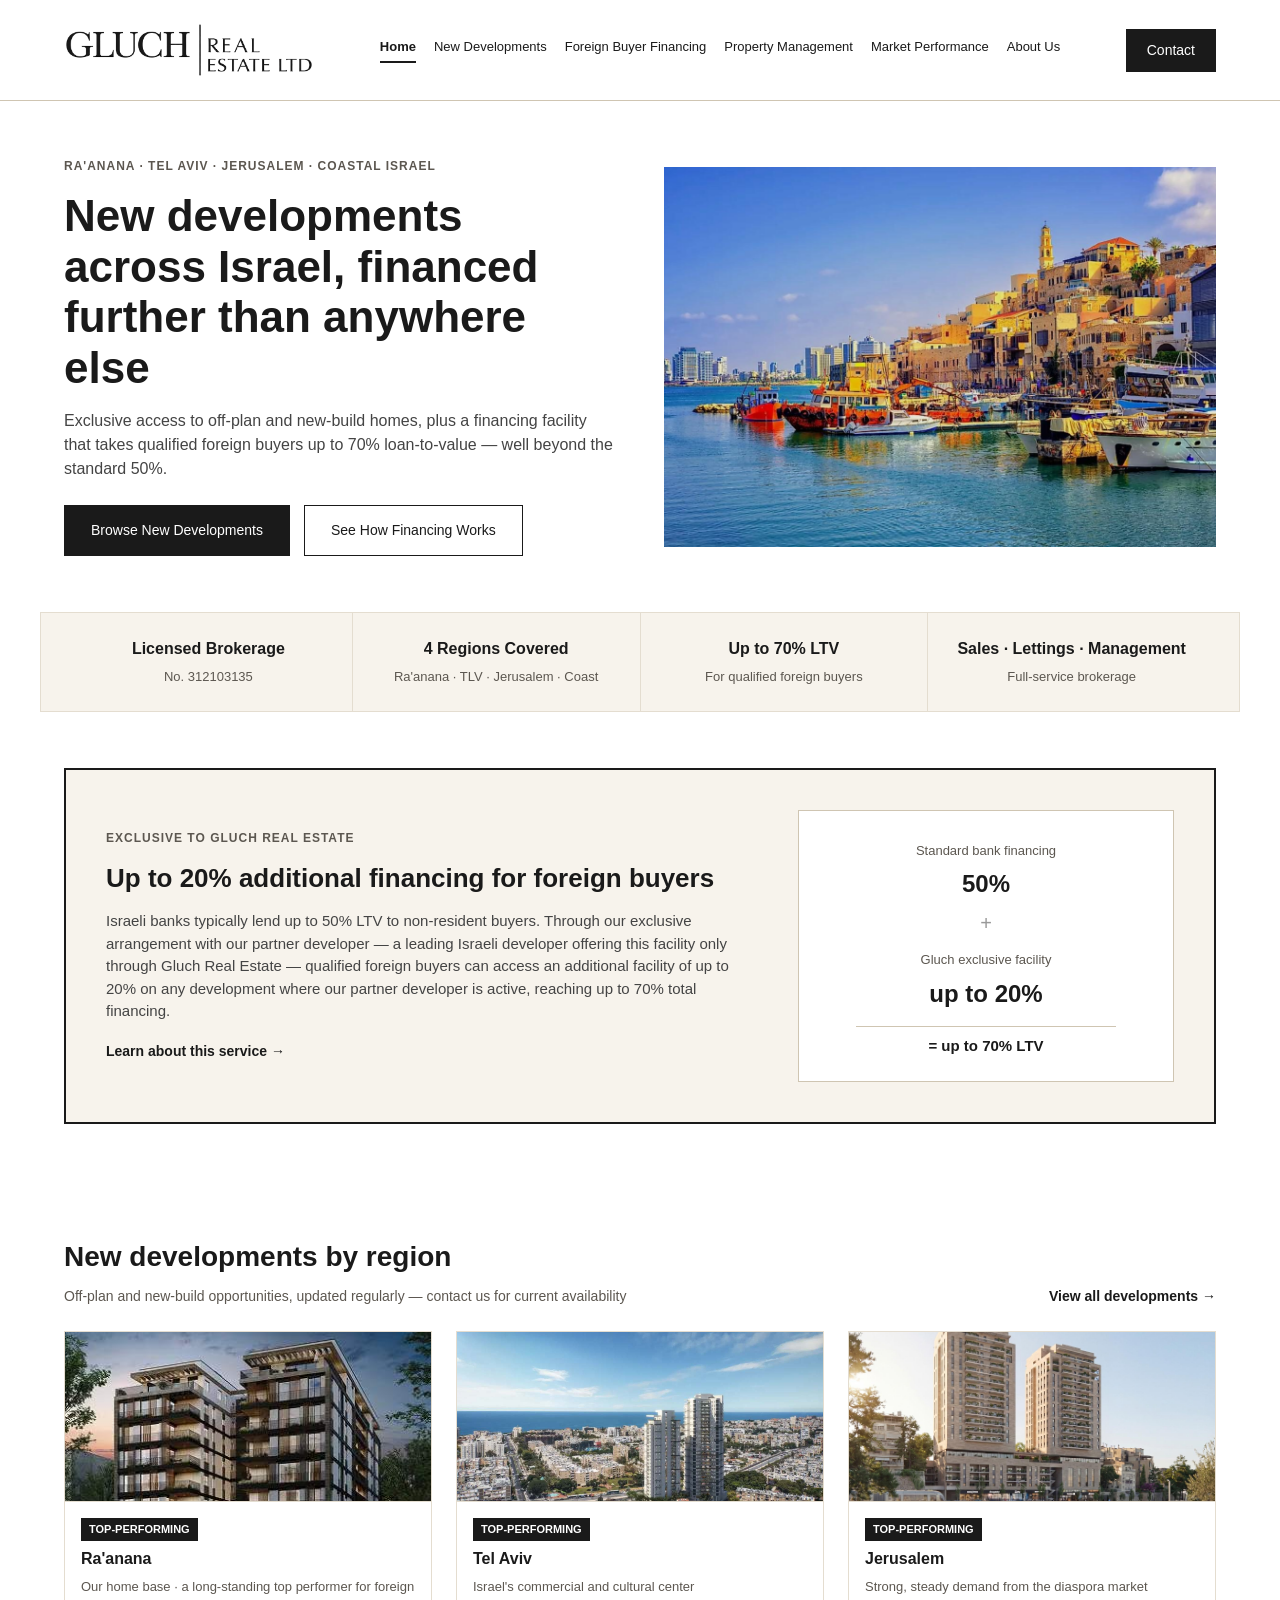
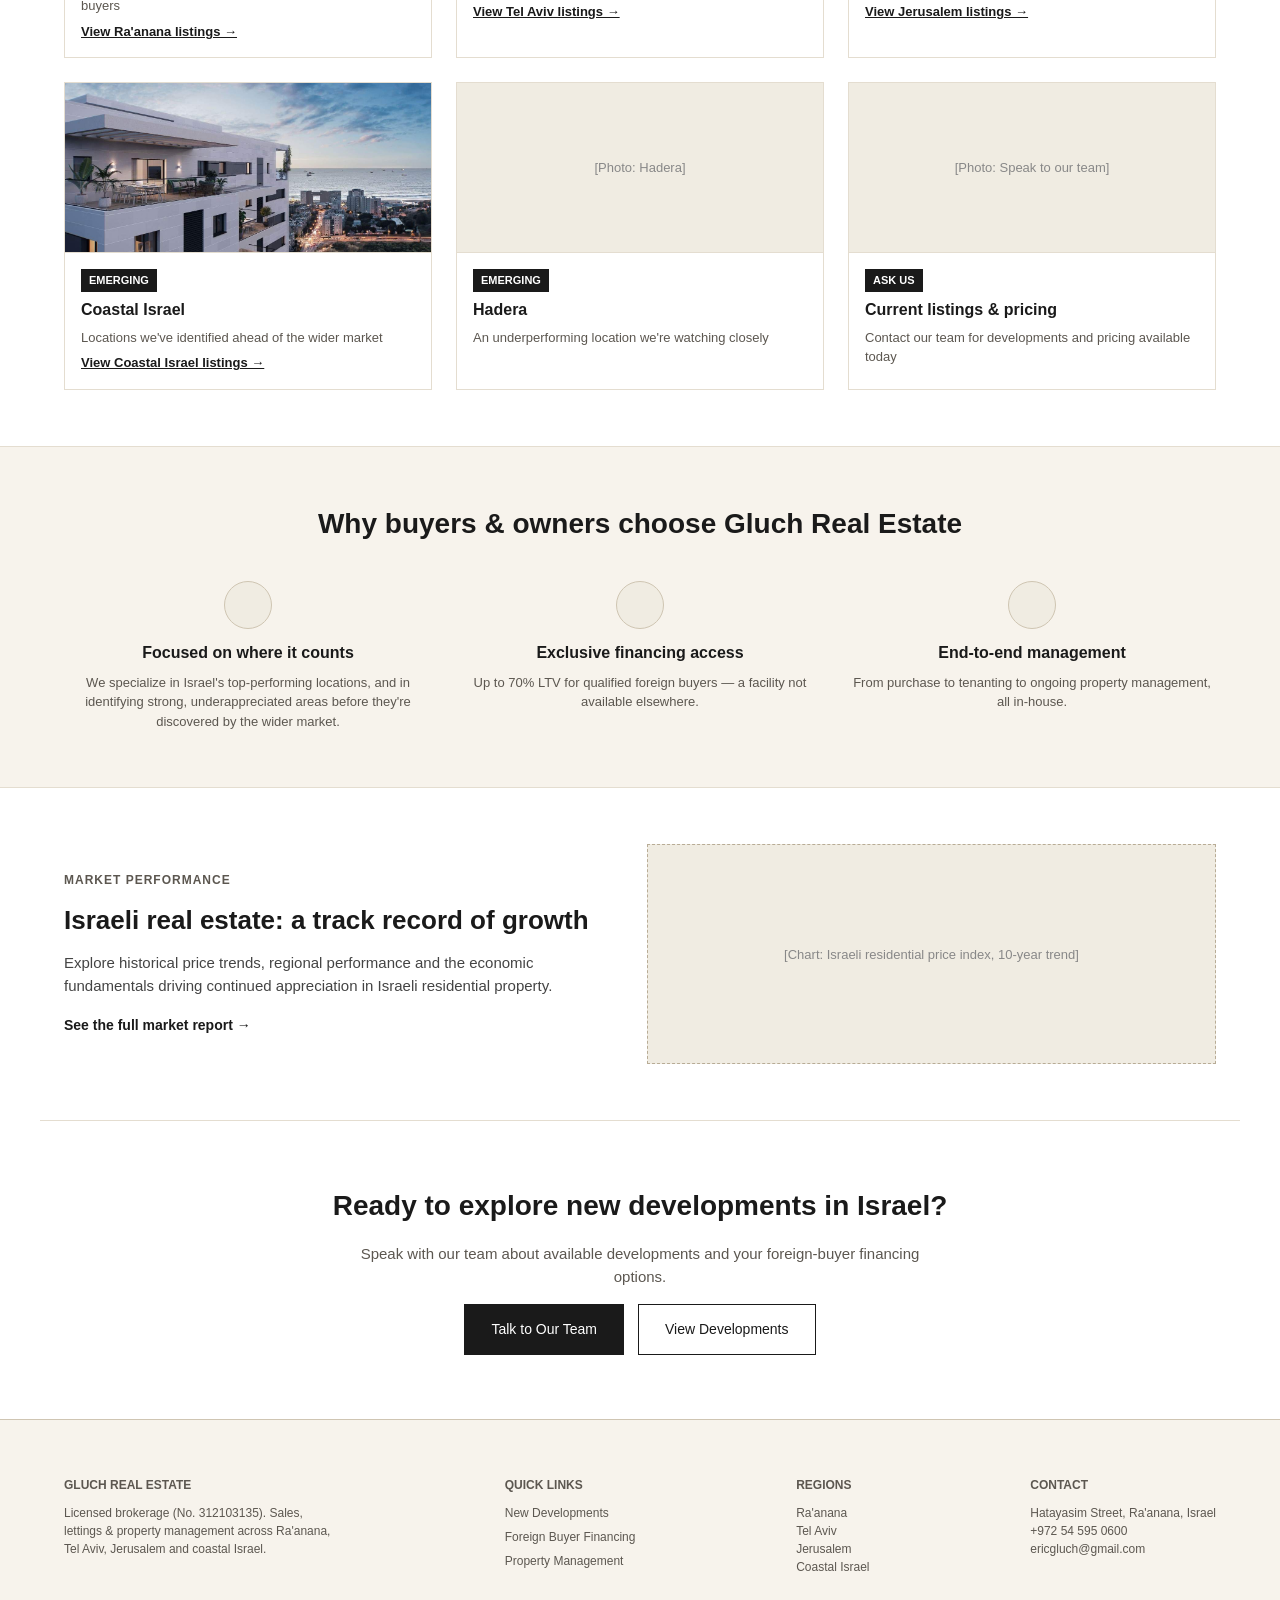
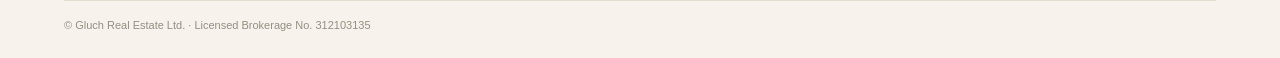
<file: index.html>
<!doctype html>
<html lang="en">
<head>
<meta charset="utf-8">
<meta name="viewport" content="width=device-width, initial-scale=1">
<title>Gluch Real Estate — New Developments Across Israel</title>
<link rel="stylesheet" href="css/styles.css">
</head>
<body>

<header class="site-header">
  <div class="container">
    <a href="index.html" class="logo"><img src="images/gluch-logo-header.png" alt="Gluch Real Estate Ltd." class="logo-img"></a>
    <button class="nav-toggle" id="navToggle" aria-label="Toggle menu" aria-expanded="false" aria-controls="mainNav">
      <span></span><span></span><span></span>
    </button>
    <nav class="main-nav" id="mainNav">
      <a href="index.html" class="active">Home</a>
      <a href="developments.html">New Developments</a>
      <a href="financing.html">Foreign Buyer Financing</a>
      <a href="management.html">Property Management</a>
      <a href="market-performance.html">Market Performance</a>
      <a href="about.html">About Us</a>
    </nav>
    <a href="contact.html" class="btn btn-primary btn-small btn-contact-header">Contact</a>
  </div>
</header>

<main>

  <!-- HERO -->
  <section class="section">
    <div class="container two-col">
      <div>
        <p class="eyebrow">Ra'anana &middot; Tel Aviv &middot; Jerusalem &middot; Coastal Israel</p>
        <h1 style="font-size:44px;line-height:1.15;margin:16px 0;">New developments across Israel, financed further than anywhere else</h1>
        <p style="font-size:16px;color:#444;margin-bottom:24px;">Exclusive access to off-plan and new-build homes, plus a financing facility that takes qualified foreign buyers up to 70% loan-to-value &mdash; well beyond the standard 50%.</p>
        <div class="btn-group">
          <a href="developments.html" class="btn btn-primary">Browse New Developments</a>
          <a href="financing.html" class="btn btn-outline">See How Financing Works</a>
        </div>
      </div>
      <img src="images/hero-tel-aviv-jaffa.jpg" alt="Jaffa port with the Tel Aviv skyline across the water" style="width:100%;height:380px;object-fit:cover;">
    </div>
  </section>

  <!-- TRUST STRIP -->
  <div class="section-alt stat-strip container" style="border-left:1px solid var(--color-border);border-right:1px solid var(--color-border);">
    <div>
      <div class="stat-value" style="font-size:16px;">Licensed Brokerage</div>
      <div class="stat-label">No. 312103135</div>
    </div>
    <div>
      <div class="stat-value" style="font-size:16px;">4 Regions Covered</div>
      <div class="stat-label">Ra'anana &middot; TLV &middot; Jerusalem &middot; Coast</div>
    </div>
    <div>
      <div class="stat-value" style="font-size:16px;">Up to 70% LTV</div>
      <div class="stat-label">For qualified foreign buyers</div>
    </div>
    <div>
      <div class="stat-value" style="font-size:16px;">Sales &middot; Lettings &middot; Management</div>
      <div class="stat-label">Full-service brokerage</div>
    </div>
  </div>

  <!-- FINANCING BANNER -->
  <section class="section">
    <div class="container">
      <div class="financing-box">
        <div>
          <p class="eyebrow">Exclusive to Gluch Real Estate</p>
          <h2 style="font-size:26px;margin:12px 0;">Up to 20% additional financing for foreign buyers</h2>
          <p style="font-size:15px;color:#444;margin-bottom:16px;">Israeli banks typically lend up to 50% LTV to non-resident buyers. Through our exclusive arrangement with our partner developer &mdash; a leading Israeli developer offering this facility only through Gluch Real Estate &mdash; qualified foreign buyers can access an additional facility of up to 20% on any development where our partner developer is active, reaching up to 70% total financing.</p>
          <a href="financing.html" style="font-size:14px;font-weight:600;text-decoration:none;">Learn about this service &rarr;</a>
        </div>
        <div class="financing-stat-card">
          <div class="stat-label">Standard bank financing</div>
          <div class="big">50%</div>
          <div style="font-size:20px;color:#999;">+</div>
          <div class="stat-label">Gluch exclusive facility</div>
          <div class="big">up to 20%</div>
          <div class="divider">= up to 70% LTV</div>
        </div>
      </div>
    </div>
  </section>

  <!-- FEATURED DEVELOPMENTS -->
  <section class="section">
    <div class="container">
      <div style="display:flex;justify-content:space-between;align-items:flex-end;margin-bottom:24px;flex-wrap:wrap;gap:12px;">
        <div>
          <h2 class="section-heading">New developments by region</h2>
          <p class="section-subheading">Off-plan and new-build opportunities, updated regularly &mdash; contact us for current availability</p>
        </div>
        <a href="developments.html" style="font-size:14px;font-weight:600;text-decoration:none;">View all developments &rarr;</a>
      </div>
      <div class="grid grid-3">
        <div class="card">
          <a href="raanana.html"><img class="card-img" src="images/raanana-hagalil-27-1.jpg" alt="Ra'anana developments" loading="lazy"></a>
          <div class="card-body">
            <span class="badge">Top-Performing</span>
            <div class="card-title"><a href="raanana.html" style="color:inherit;text-decoration:none;">Ra'anana</a></div>
            <div class="card-meta">Our home base &middot; a long-standing top performer for foreign buyers</div>
            <a href="raanana.html" class="card-meta" style="color:var(--color-accent);font-weight:700;">View Ra'anana listings &rarr;</a>
          </div>
        </div>
        <div class="card">
          <a href="telaviv.html"><img class="card-img" src="images/telaviv-haatzmaut-76-1.jpg" alt="Tel Aviv developments" loading="lazy"></a>
          <div class="card-body">
            <span class="badge">Top-Performing</span>
            <div class="card-title"><a href="telaviv.html" style="color:inherit;text-decoration:none;">Tel Aviv</a></div>
            <div class="card-meta">Israel's commercial and cultural center</div>
            <a href="telaviv.html" class="card-meta" style="color:var(--color-accent);font-weight:700;">View Tel Aviv listings &rarr;</a>
          </div>
        </div>
        <div class="card">
          <a href="jerusalem.html"><img class="card-img" src="images/jerusalem-shimoni-1.jpg" alt="Jerusalem developments" loading="lazy"></a>
          <div class="card-body">
            <span class="badge">Top-Performing</span>
            <div class="card-title"><a href="jerusalem.html" style="color:inherit;text-decoration:none;">Jerusalem</a></div>
            <div class="card-meta">Strong, steady demand from the diaspora market</div>
            <a href="jerusalem.html" class="card-meta" style="color:var(--color-accent);font-weight:700;">View Jerusalem listings &rarr;</a>
          </div>
        </div>
        <div class="card">
          <a href="coastal.html"><img class="card-img" src="images/coastal-ashdod-north-1.jpg" alt="Coastal Israel developments" loading="lazy"></a>
          <div class="card-body">
            <span class="badge">Emerging</span>
            <div class="card-title"><a href="coastal.html" style="color:inherit;text-decoration:none;">Coastal Israel</a></div>
            <div class="card-meta">Locations we've identified ahead of the wider market</div>
            <a href="coastal.html" class="card-meta" style="color:var(--color-accent);font-weight:700;">View Coastal Israel listings &rarr;</a>
          </div>
        </div>
        <div class="card">
          <div class="placeholder">[Photo: Hadera]</div>
          <div class="card-body">
            <span class="badge">Emerging</span>
            <div class="card-title">Hadera</div>
            <div class="card-meta">An underperforming location we're watching closely</div>
          </div>
        </div>
        <div class="card">
          <div class="placeholder">[Photo: Speak to our team]</div>
          <div class="card-body">
            <span class="badge">Ask Us</span>
            <div class="card-title">Current listings &amp; pricing</div>
            <div class="card-meta">Contact our team for developments and pricing available today</div>
          </div>
        </div>
      </div>
    </div>
  </section>

  <!-- WHY GLUCH -->
  <section class="section section-alt">
    <div class="container">
      <h2 class="section-heading text-center" style="margin-bottom:36px;">Why buyers &amp; owners choose Gluch Real Estate</h2>
      <div class="grid grid-3">
        <div class="text-center">
          <div class="icon-circle" style="margin:0 auto 12px;"></div>
          <div style="font-weight:700;margin-bottom:8px;">Focused on where it counts</div>
          <p style="font-size:13px;color:var(--color-text-secondary);">We specialize in Israel's top-performing locations, and in identifying strong, underappreciated areas before they're discovered by the wider market.</p>
        </div>
        <div class="text-center">
          <div class="icon-circle" style="margin:0 auto 12px;"></div>
          <div style="font-weight:700;margin-bottom:8px;">Exclusive financing access</div>
          <p style="font-size:13px;color:var(--color-text-secondary);">Up to 70% LTV for qualified foreign buyers &mdash; a facility not available elsewhere.</p>
        </div>
        <div class="text-center">
          <div class="icon-circle" style="margin:0 auto 12px;"></div>
          <div style="font-weight:700;margin-bottom:8px;">End-to-end management</div>
          <p style="font-size:13px;color:var(--color-text-secondary);">From purchase to tenanting to ongoing property management, all in-house.</p>
        </div>
      </div>
    </div>
  </section>

  <!-- MARKET TEASER -->
  <section class="section">
    <div class="container two-col">
      <div>
        <p class="eyebrow">Market Performance</p>
        <h2 style="font-size:26px;margin:12px 0;">Israeli real estate: a track record of growth</h2>
        <p style="font-size:15px;color:#444;margin-bottom:16px;">Explore historical price trends, regional performance and the economic fundamentals driving continued appreciation in Israeli residential property.</p>
        <a href="market-performance.html" style="font-size:14px;font-weight:600;text-decoration:none;">See the full market report &rarr;</a>
      </div>
      <div class="placeholder" style="min-height:220px;">[Chart: Israeli residential price index, 10-year trend]</div>
    </div>
  </section>

  <!-- CTA -->
  <section class="cta-band container">
    <h2 style="font-size:28px;">Ready to explore new developments in Israel?</h2>
    <p style="font-size:15px;color:var(--color-text-secondary);max-width:560px;">Speak with our team about available developments and your foreign-buyer financing options.</p>
    <div class="btn-group">
      <a href="contact.html" class="btn btn-primary">Talk to Our Team</a>
      <a href="developments.html" class="btn btn-outline">View Developments</a>
    </div>
  </section>

</main>

<footer class="site-footer">
  <div class="container">
    <div class="footer-columns">
      <div class="footer-col">
        <h4>GLUCH REAL ESTATE</h4>
        Licensed brokerage (No. 312103135). Sales, lettings &amp; property management across Ra'anana, Tel Aviv, Jerusalem and coastal Israel.
      </div>
      <div class="footer-col">
        <h4>QUICK LINKS</h4>
        <a href="developments.html">New Developments</a>
        <a href="financing.html">Foreign Buyer Financing</a>
        <a href="management.html">Property Management</a>
      </div>
      <div class="footer-col">
        <h4>REGIONS</h4>
        <span>Ra'anana</span><br><span>Tel Aviv</span><br><span>Jerusalem</span><br><span>Coastal Israel</span>
      </div>
      <div class="footer-col">
        <h4>CONTACT</h4>
        <span>Hatayasim Street, Ra&#39;anana, Israel</span><br><span>+972 54 595 0600</span><br><span><a href="mailto:ericgluch@gmail.com" style="color:inherit;text-decoration:none;">ericgluch@gmail.com</a></span>
      </div>
    </div>
    <div class="footer-bottom">&copy; Gluch Real Estate Ltd. &middot; Licensed Brokerage No. 312103135</div>
  </div>
</footer>


<script>
(function () {
  var toggle = document.getElementById('navToggle');
  var nav = document.getElementById('mainNav');
  if (!toggle || !nav) return;
  toggle.addEventListener('click', function () {
    var isOpen = nav.classList.toggle('is-open');
    toggle.setAttribute('aria-expanded', isOpen ? 'true' : 'false');
  });
  nav.querySelectorAll('a').forEach(function (link) {
    link.addEventListener('click', function () {
      nav.classList.remove('is-open');
      toggle.setAttribute('aria-expanded', 'false');
    });
  });
})();
</script>
</body>
</html>
</file>
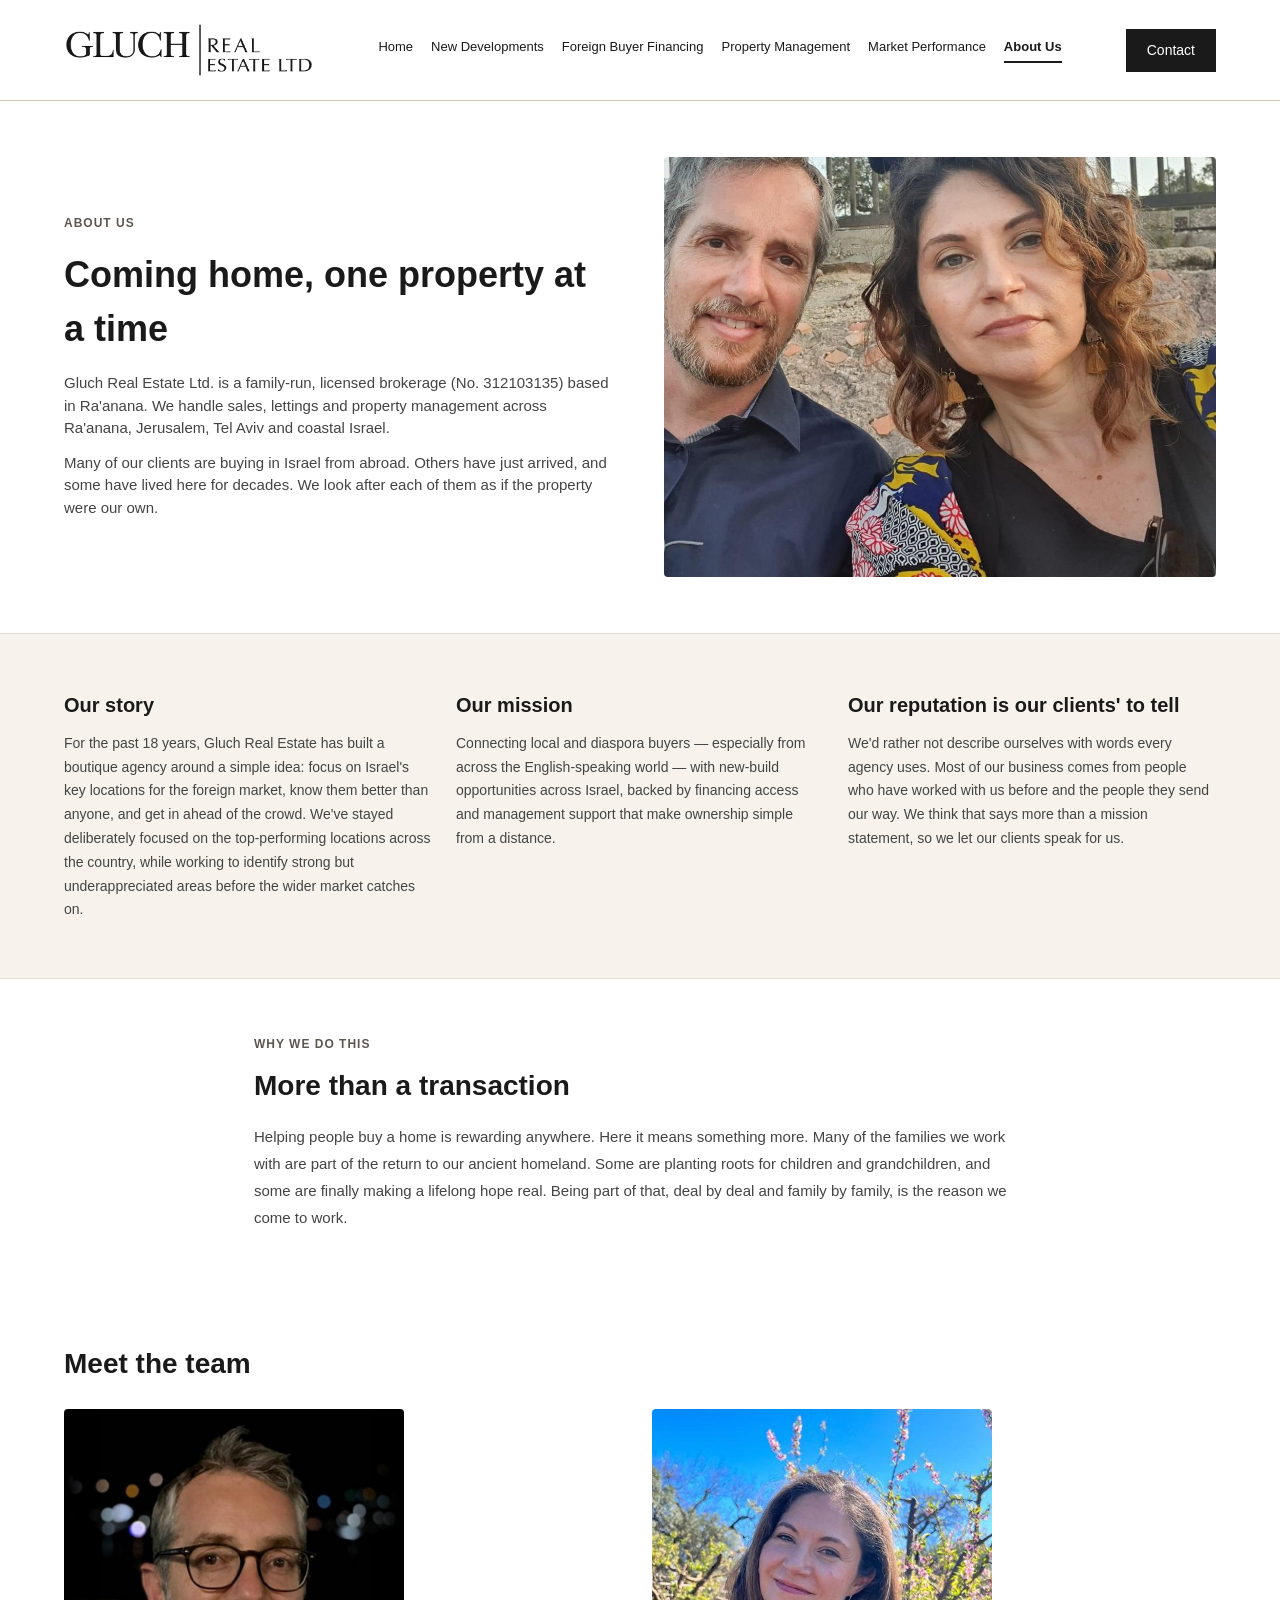
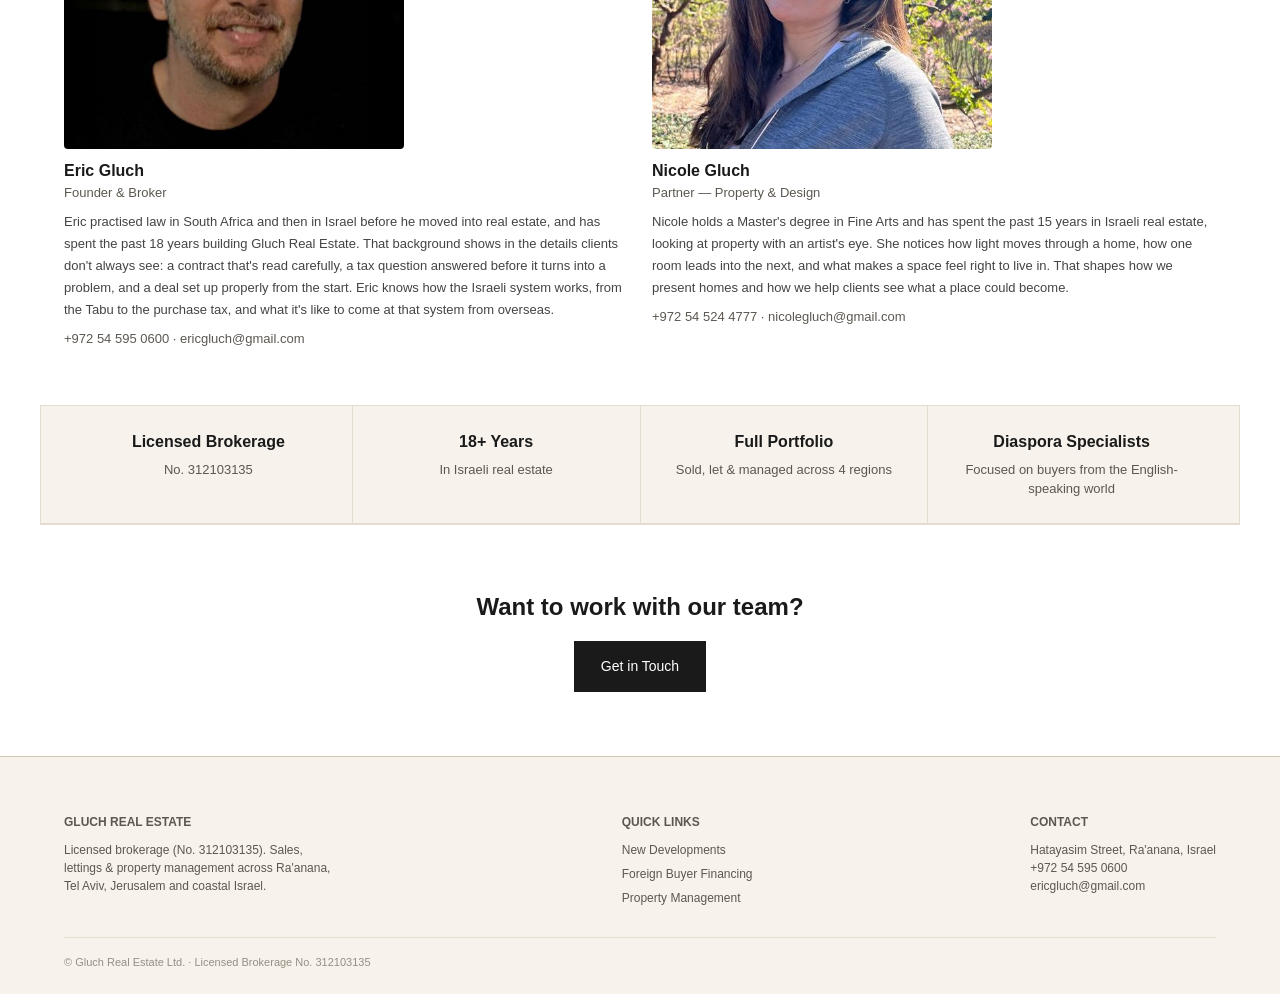
<file: about.html>
<!doctype html>
<html lang="en">
<head>
<meta charset="utf-8">
<meta name="viewport" content="width=device-width, initial-scale=1">
<title>About Us — Gluch Real Estate</title>
<link rel="stylesheet" href="css/styles.css">
</head>
<body>

<header class="site-header">
  <div class="container">
    <a href="index.html" class="logo"><img src="images/gluch-logo-header.png" alt="Gluch Real Estate Ltd." class="logo-img"></a>
    <button class="nav-toggle" id="navToggle" aria-label="Toggle menu" aria-expanded="false" aria-controls="mainNav">
      <span></span><span></span><span></span>
    </button>
    <nav class="main-nav" id="mainNav">
      <a href="index.html">Home</a>
      <a href="developments.html">New Developments</a>
      <a href="financing.html">Foreign Buyer Financing</a>
      <a href="management.html">Property Management</a>
      <a href="market-performance.html">Market Performance</a>
      <a href="about.html" class="active">About Us</a>
    </nav>
    <a href="contact.html" class="btn btn-primary btn-small btn-contact-header">Contact</a>
  </div>
</header>

<main>

  <!-- HERO -->
  <section class="section">
    <div class="container two-col">
      <div>
        <p class="eyebrow">About Us</p>
        <h1 style="font-size:36px;margin:16px 0;">Coming home, one property at a time</h1>
        <p style="font-size:15px;color:#444;">Gluch Real Estate Ltd. is a family-run, licensed brokerage (No. 312103135) based in Ra'anana. We handle sales, lettings and property management across Ra'anana, Jerusalem, Tel Aviv and coastal Israel.</p>
        <p style="font-size:15px;color:#444;margin-top:12px;">Many of our clients are buying in Israel from abroad. Others have just arrived, and some have lived here for decades. We look after each of them as if the property were our own.</p>
      </div>
      <div><img src="images/eric-nicole-gluch.jpg" alt="Eric and Nicole Gluch" style="width:100%;height:auto;display:block;border-radius:4px;"></div>
    </div>
  </section>

  <!-- STORY / MISSION / VALUES -->
  <section class="section section-alt">
    <div class="container grid grid-3">
      <div>
        <h2 style="font-size:20px;margin-bottom:12px;">Our story</h2>
        <p style="font-size:14px;color:#444;line-height:1.7;">For the past 18 years, Gluch Real Estate has built a boutique agency around a simple idea: focus on Israel's key locations for the foreign market, know them better than anyone, and get in ahead of the crowd. We've stayed deliberately focused on the top-performing locations across the country, while working to identify strong but underappreciated areas before the wider market catches on.</p>
      </div>
      <div>
        <h2 style="font-size:20px;margin-bottom:12px;">Our mission</h2>
        <p style="font-size:14px;color:#444;line-height:1.7;">Connecting local and diaspora buyers &mdash; especially from across the English-speaking world &mdash; with new-build opportunities across Israel, backed by financing access and management support that make ownership simple from a distance.</p>
      </div>
      <div>
        <h2 style="font-size:20px;margin-bottom:12px;">Our reputation is our clients' to tell</h2>
        <p style="font-size:14px;color:#444;line-height:1.7;">We'd rather not describe ourselves with words every agency uses. Most of our business comes from people who have worked with us before and the people they send our way. We think that says more than a mission statement, so we let our clients speak for us.</p>
      </div>
    </div>
  </section>

  <!-- WHY WE DO THIS -->
  <section class="section">
    <div class="container" style="max-width:820px;">
      <p class="eyebrow">Why we do this</p>
      <h2 class="section-heading" style="margin:12px 0 16px;">More than a transaction</h2>
      <p style="font-size:15px;color:#444;line-height:1.8;">Helping people buy a home is rewarding anywhere. Here it means something more. Many of the families we work with are part of the return to our ancient homeland. Some are planting roots for children and grandchildren, and some are finally making a lifelong hope real. Being part of that, deal by deal and family by family, is the reason we come to work.</p>
    </div>
  </section>

  <!-- TEAM GRID -->
  <section class="section">
    <div class="container">
      <h2 class="section-heading" style="margin-bottom:24px;">Meet the team</h2>
      <div class="grid grid-2">
        <div>
          <img src="images/eric-gluch.jpg" alt="Eric Gluch" style="width:100%;max-width:340px;aspect-ratio:1/1;object-fit:cover;display:block;border-radius:4px;margin-bottom:10px;">
          <div style="font-weight:700;font-size:16px;">Eric Gluch</div>
          <div style="font-size:13px;color:var(--color-text-secondary);margin-bottom:8px;">Founder &amp; Broker</div>
          <p style="font-size:13px;color:#444;line-height:1.7;">Eric practised law in South Africa and then in Israel before he moved into real estate, and has spent the past 18 years building Gluch Real Estate. That background shows in the details clients don't always see: a contract that's read carefully, a tax question answered before it turns into a problem, and a deal set up properly from the start. Eric knows how the Israeli system works, from the Tabu to the purchase tax, and what it's like to come at that system from overseas.</p>
          <p style="font-size:13px;color:var(--color-text-secondary);margin-top:8px;">+972 54 595 0600 &middot; <a href="mailto:ericgluch@gmail.com" style="text-decoration:none;color:inherit;">ericgluch@gmail.com</a></p>
        </div>
        <div>
          <img src="images/nicole-gluch.jpg" alt="Nicole Gluch" style="width:100%;max-width:340px;aspect-ratio:1/1;object-fit:cover;display:block;border-radius:4px;margin-bottom:10px;">
          <div style="font-weight:700;font-size:16px;">Nicole Gluch</div>
          <div style="font-size:13px;color:var(--color-text-secondary);margin-bottom:8px;">Partner &mdash; Property &amp; Design</div>
          <p style="font-size:13px;color:#444;line-height:1.7;">Nicole holds a Master's degree in Fine Arts and has spent the past 15 years in Israeli real estate, looking at property with an artist's eye. She notices how light moves through a home, how one room leads into the next, and what makes a space feel right to live in. That shapes how we present homes and how we help clients see what a place could become.</p>
          <p style="font-size:13px;color:var(--color-text-secondary);margin-top:8px;">+972 54 524 4777 &middot; <a href="mailto:nicolegluch@gmail.com" style="text-decoration:none;color:inherit;">nicolegluch@gmail.com</a></p>
        </div>
      </div>
    </div>
  </section>

  <!-- CREDENTIALS STRIP -->
  <div class="section-alt stat-strip container" style="border-left:1px solid var(--color-border);border-right:1px solid var(--color-border);">
    <div>
      <div class="stat-value" style="font-size:16px;">Licensed Brokerage</div>
      <div class="stat-label">No. 312103135</div>
    </div>
    <div>
      <div class="stat-value" style="font-size:16px;">18+ Years</div>
      <div class="stat-label">In Israeli real estate</div>
    </div>
    <div>
      <div class="stat-value" style="font-size:16px;">Full Portfolio</div>
      <div class="stat-label">Sold, let &amp; managed across 4 regions</div>
    </div>
    <div>
      <div class="stat-value" style="font-size:16px;">Diaspora Specialists</div>
      <div class="stat-label">Focused on buyers from the English-speaking world</div>
    </div>
  </div>

  <!-- CTA -->
  <section class="cta-band container">
    <h2 style="font-size:24px;">Want to work with our team?</h2>
    <a href="contact.html" class="btn btn-primary">Get in Touch</a>
  </section>

</main>

<footer class="site-footer">
  <div class="container">
    <div class="footer-columns">
      <div class="footer-col">
        <h4>GLUCH REAL ESTATE</h4>
        Licensed brokerage (No. 312103135). Sales, lettings &amp; property management across Ra'anana, Tel Aviv, Jerusalem and coastal Israel.
      </div>
      <div class="footer-col">
        <h4>QUICK LINKS</h4>
        <a href="developments.html">New Developments</a>
        <a href="financing.html">Foreign Buyer Financing</a>
        <a href="management.html">Property Management</a>
      </div>
      <div class="footer-col">
        <h4>CONTACT</h4>
        <span>Hatayasim Street, Ra&#39;anana, Israel</span><br><span>+972 54 595 0600</span><br><span><a href="mailto:ericgluch@gmail.com" style="color:inherit;text-decoration:none;">ericgluch@gmail.com</a></span>
      </div>
    </div>
    <div class="footer-bottom">&copy; Gluch Real Estate Ltd. &middot; Licensed Brokerage No. 312103135</div>
  </div>
</footer>


<script>
(function () {
  var toggle = document.getElementById('navToggle');
  var nav = document.getElementById('mainNav');
  if (!toggle || !nav) return;
  toggle.addEventListener('click', function () {
    var isOpen = nav.classList.toggle('is-open');
    toggle.setAttribute('aria-expanded', isOpen ? 'true' : 'false');
  });
  nav.querySelectorAll('a').forEach(function (link) {
    link.addEventListener('click', function () {
      nav.classList.remove('is-open');
      toggle.setAttribute('aria-expanded', 'false');
    });
  });
})();
</script>
</body>
</html>
</file>
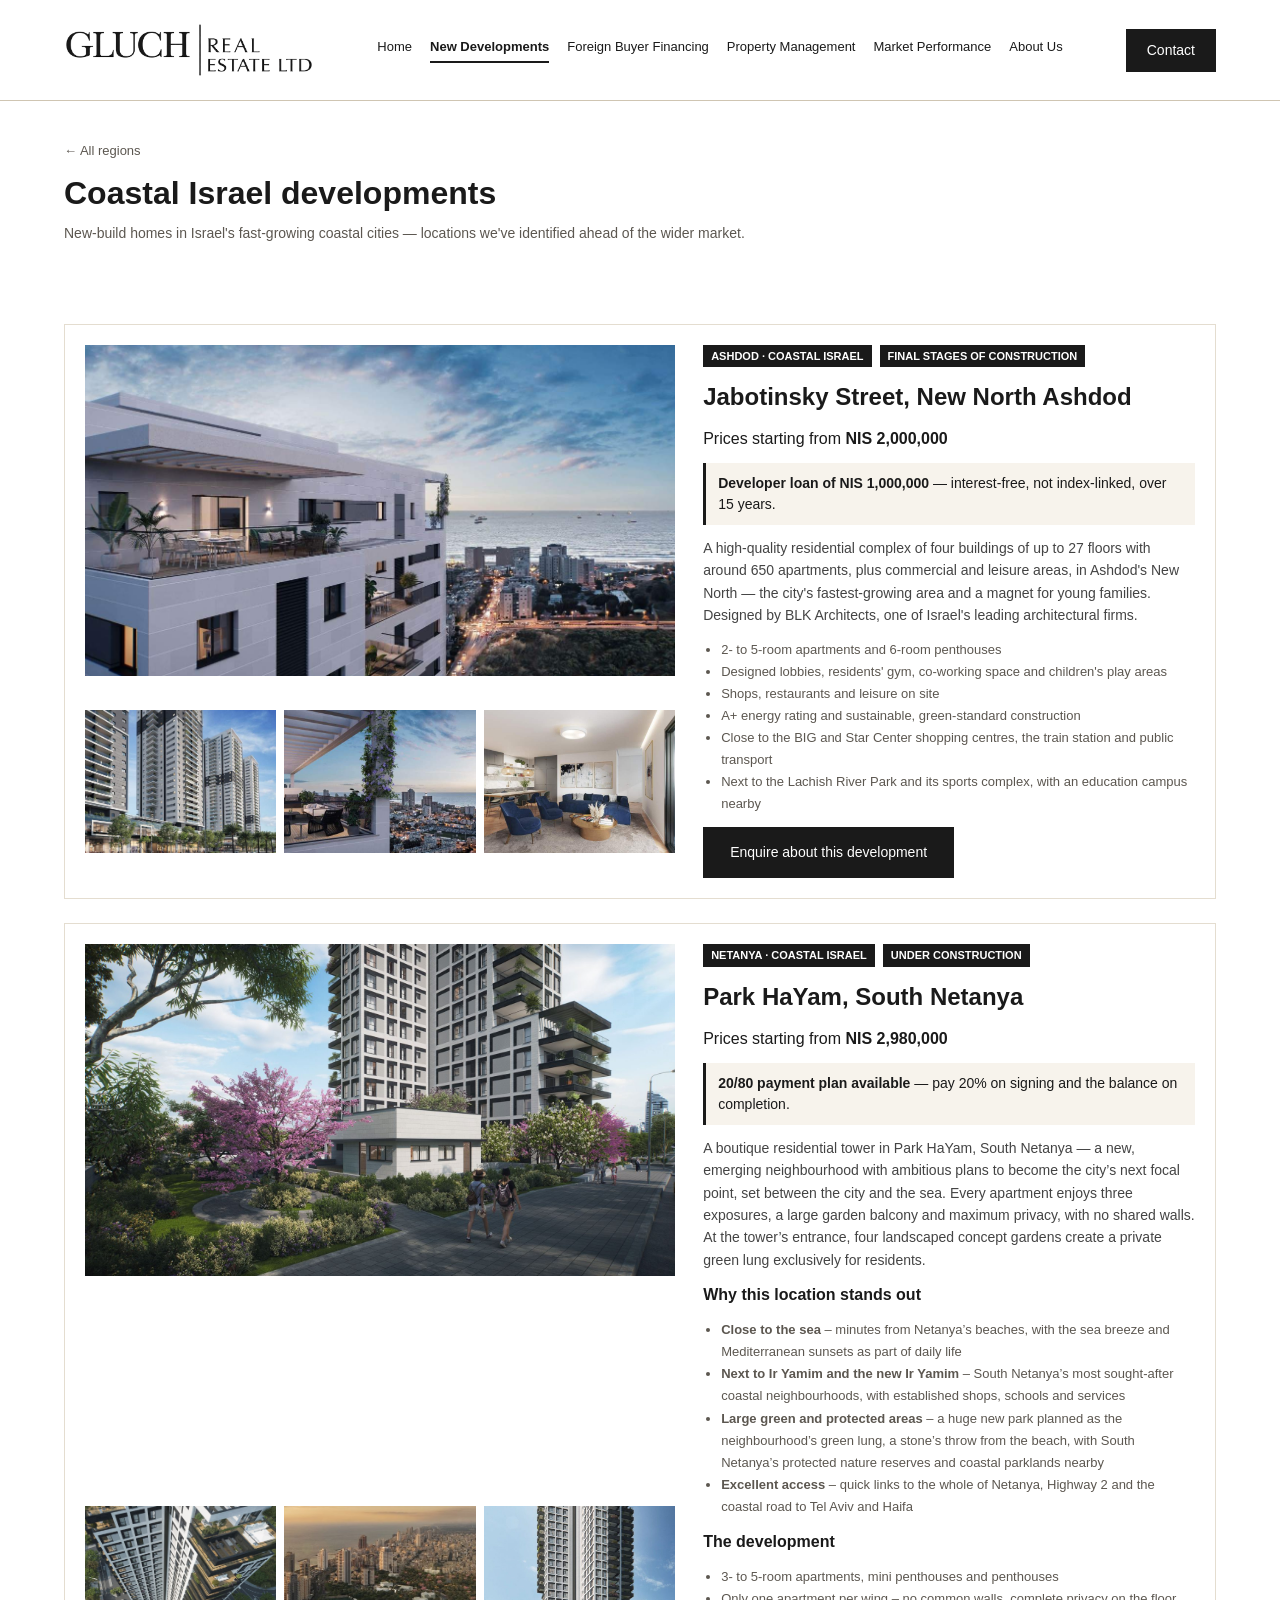
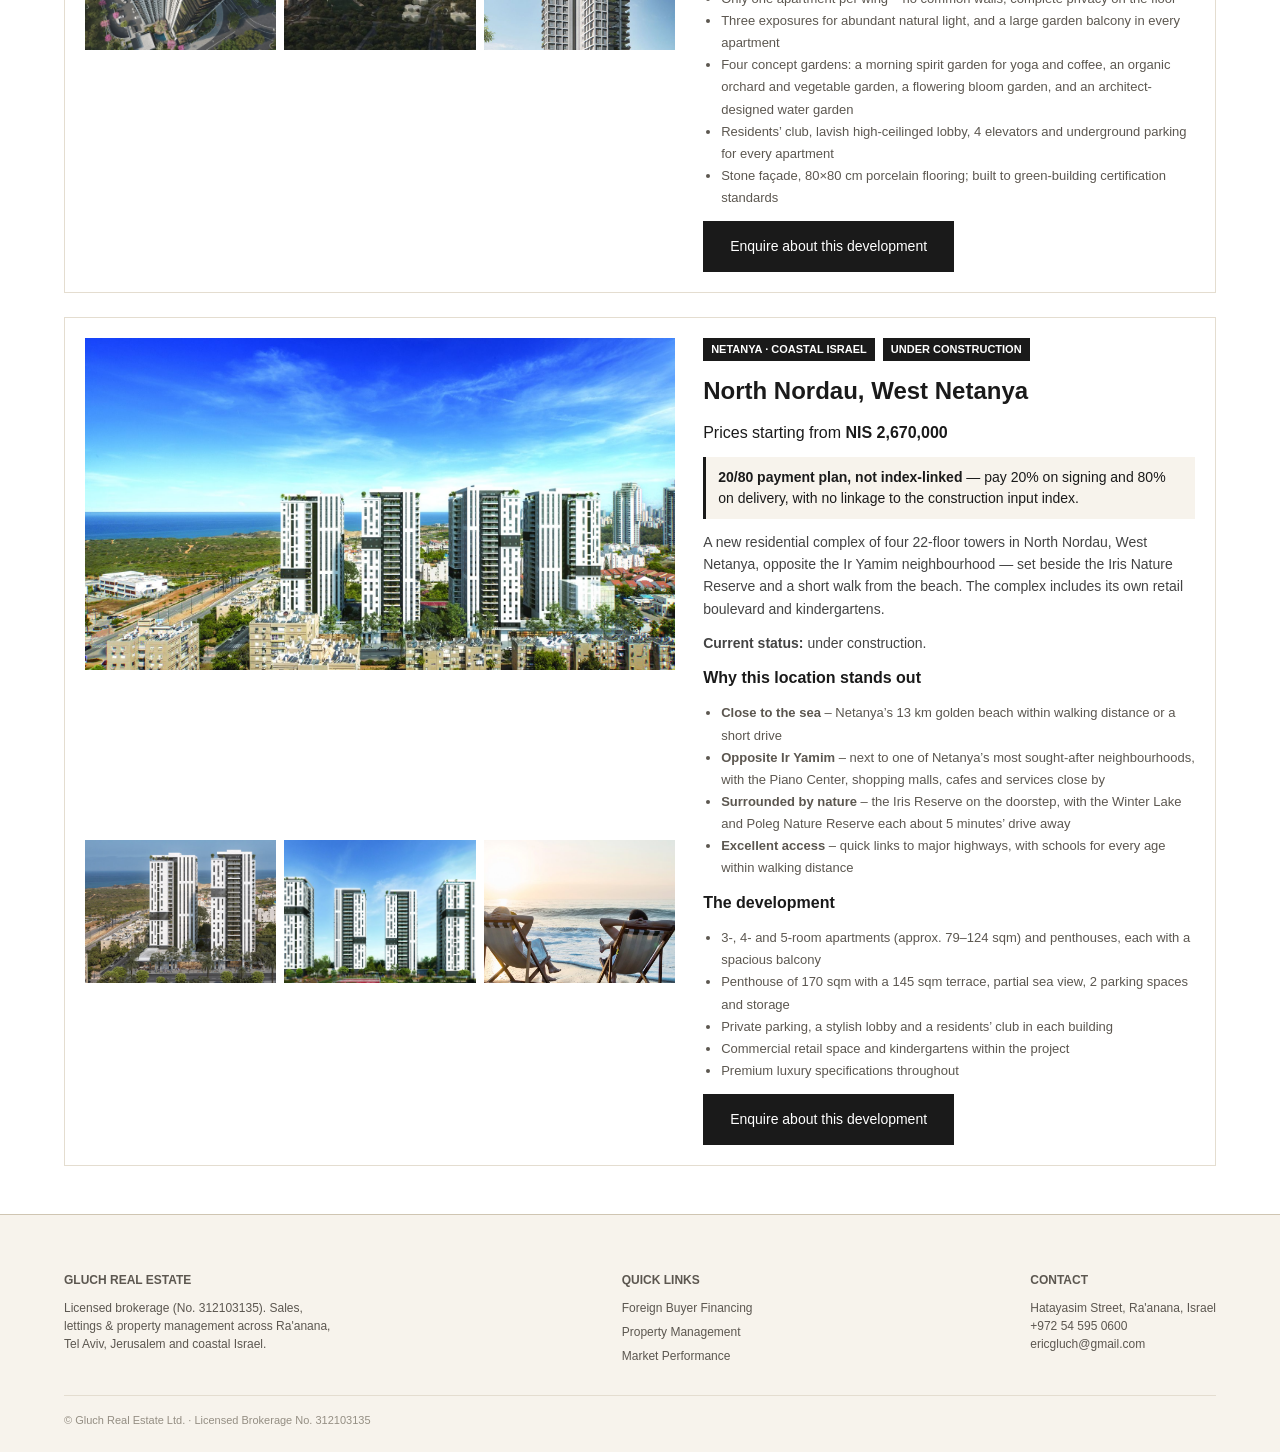
<file: coastal.html>
<!doctype html>
<html lang="en">
<head>
<meta charset="utf-8">
<meta name="viewport" content="width=device-width, initial-scale=1">
<title>Coastal Israel Developments — Gluch Real Estate</title>
<link rel="stylesheet" href="css/styles.css">
</head>
<body>

<header class="site-header">
  <div class="container">
    <a href="index.html" class="logo"><img src="images/gluch-logo-header.png" alt="Gluch Real Estate Ltd." class="logo-img"></a>
    <button class="nav-toggle" id="navToggle" aria-label="Toggle menu" aria-expanded="false" aria-controls="mainNav">
      <span></span><span></span><span></span>
    </button>
    <nav class="main-nav" id="mainNav">
      <a href="index.html">Home</a>
      <a href="developments.html" class="active">New Developments</a>
      <a href="financing.html">Foreign Buyer Financing</a>
      <a href="management.html">Property Management</a>
      <a href="market-performance.html">Market Performance</a>
      <a href="about.html">About Us</a>
    </nav>
    <a href="contact.html" class="btn btn-primary btn-small btn-contact-header">Contact</a>
  </div>
</header>

<main>

  <section class="section-tight">
    <div class="container">
      <p style="font-size:13px;margin-bottom:8px;"><a href="developments.html" style="color:var(--color-text-secondary);text-decoration:none;">&larr; All regions</a></p>
      <h1 style="font-size:32px;margin-bottom:6px;">Coastal Israel developments</h1>
      <p style="font-size:14px;color:var(--color-text-secondary);">New-build homes in Israel's fast-growing coastal cities &mdash; locations we've identified ahead of the wider market.</p>
    </div>
  </section>

  <!-- COASTAL ISRAEL DEVELOPMENTS -->
  <section class="section-tight" id="coastal">
    <div class="container">
      <div class="featured-dev" id="ashdod-new-north">
        <div class="featured-gallery">
          <img class="featured-main" src="images/coastal-ashdod-north-1.jpg" alt="Jabotinsky Street, Ashdod — penthouse terrace with sea view" loading="lazy">
          <img src="images/coastal-ashdod-north-2.jpg" alt="Jabotinsky Street, Ashdod — residential towers and street-level retail" loading="lazy">
          <img src="images/coastal-ashdod-north-3.jpg" alt="Jabotinsky Street, Ashdod — covered terrace overlooking the city and sea" loading="lazy">
          <img src="images/coastal-ashdod-north-4.jpg" alt="Jabotinsky Street, Ashdod — apartment living room and kitchen" loading="lazy">
        </div>
        <div class="featured-info">
          <div style="display:flex;gap:8px;flex-wrap:wrap;">
            <span class="badge">Ashdod &middot; Coastal Israel</span>
            <span class="badge badge-status">Final Stages of Construction</span>
          </div>
          <h2 class="featured-title">Jabotinsky Street, New North Ashdod</h2>
          <p class="featured-price">Prices starting from <strong>NIS 2,000,000</strong></p>
          <p class="featured-price" style="font-size:14px;background:var(--color-bg-alt);padding:10px 12px;border-left:3px solid var(--color-accent);"><strong>Developer loan of NIS 1,000,000</strong> &mdash; interest-free, not index-linked, over 15 years.</p>
          <p class="featured-desc">A high-quality residential complex of four buildings of up to 27 floors with around 650 apartments, plus commercial and leisure areas, in Ashdod's New North &mdash; the city's fastest-growing area and a magnet for young families. Designed by BLK Architects, one of Israel's leading architectural firms.</p>
          <ul class="featured-list">
            <li>2- to 5-room apartments and 6-room penthouses</li>
            <li>Designed lobbies, residents' gym, co-working space and children's play areas</li>
            <li>Shops, restaurants and leisure on site</li>
            <li>A+ energy rating and sustainable, green-standard construction</li>
            <li>Close to the BIG and Star Center shopping centres, the train station and public transport</li>
            <li>Next to the Lachish River Park and its sports complex, with an education campus nearby</li>
          </ul>
          <a href="contact.html" class="btn btn-primary" style="width:fit-content;">Enquire about this development</a>
        </div>
      </div>
      <div class="featured-dev" id="netanya-park-hayam" style="margin-top:24px;">
        <div class="featured-gallery">
          <img class="featured-main" src="images/coastal-netanya-south-1.jpg" alt="Park HaYam, South Netanya — tower entrance and landscaped gardens" loading="lazy">
          <img src="images/coastal-netanya-south-2.jpg" alt="Park HaYam, South Netanya — aerial view of the tower among green parkland" loading="lazy">
          <img src="images/coastal-netanya-south-3.jpg" alt="South Netanya — the coastline and the city by the sea" loading="lazy">
          <img src="images/coastal-netanya-south-4.jpg" alt="Park HaYam, South Netanya — the residential tower" loading="lazy">
        </div>
        <div class="featured-info">
          <div style="display:flex;gap:8px;flex-wrap:wrap;">
            <span class="badge">Netanya &middot; Coastal Israel</span>
            <span class="badge badge-status">Under Construction</span>
          </div>
          <h2 class="featured-title">Park HaYam, South Netanya</h2>
          <p class="featured-price">Prices starting from <strong>NIS 2,980,000</strong></p>
          <p class="featured-price" style="font-size:14px;background:var(--color-bg-alt);padding:10px 12px;border-left:3px solid var(--color-accent);"><strong>20/80 payment plan available</strong> &mdash; pay 20% on signing and the balance on completion.</p>
          <p class="featured-desc">A boutique residential tower in Park HaYam, South Netanya &mdash; a new, emerging neighbourhood with ambitious plans to become the city&rsquo;s next focal point, set between the city and the sea. Every apartment enjoys three exposures, a large garden balcony and maximum privacy, with no shared walls. At the tower&rsquo;s entrance, four landscaped concept gardens create a private green lung exclusively for residents.</p>
          <h3 style="font-size:16px;">Why this location stands out</h3>
          <ul class="featured-list">
            <li><strong>Close to the sea</strong> &ndash; minutes from Netanya&rsquo;s beaches, with the sea breeze and Mediterranean sunsets as part of daily life</li>
            <li><strong>Next to Ir Yamim and the new Ir Yamim</strong> &ndash; South Netanya&rsquo;s most sought-after coastal neighbourhoods, with established shops, schools and services</li>
            <li><strong>Large green and protected areas</strong> &ndash; a huge new park planned as the neighbourhood&rsquo;s green lung, a stone&rsquo;s throw from the beach, with South Netanya&rsquo;s protected nature reserves and coastal parklands nearby</li>
            <li><strong>Excellent access</strong> &ndash; quick links to the whole of Netanya, Highway 2 and the coastal road to Tel Aviv and Haifa</li>
          </ul>
          <h3 style="font-size:16px;">The development</h3>
          <ul class="featured-list">
            <li>3- to 5-room apartments, mini penthouses and penthouses</li>
            <li>Only one apartment per wing &ndash; no common walls, complete privacy on the floor</li>
            <li>Three exposures for abundant natural light, and a large garden balcony in every apartment</li>
            <li>Four concept gardens: a morning spirit garden for yoga and coffee, an organic orchard and vegetable garden, a flowering bloom garden, and an architect-designed water garden</li>
            <li>Residents&rsquo; club, lavish high-ceilinged lobby, 4 elevators and underground parking for every apartment</li>
            <li>Stone fa&ccedil;ade, 80&times;80&nbsp;cm porcelain flooring; built to green-building certification standards</li>
          </ul>
          <a href="contact.html" class="btn btn-primary" style="width:fit-content;">Enquire about this development</a>
        </div>
      </div>
      <div class="featured-dev" id="netanya-north-nordau" style="margin-top:24px;">
        <div class="featured-gallery">
          <img class="featured-main" src="images/coastal-netanya-north-1.jpg" alt="North Nordau, West Netanya &mdash; the four residential towers with the sea beyond" loading="lazy">
          <img src="images/coastal-netanya-north-2.jpg" alt="North Nordau, West Netanya &mdash; two of the towers overlooking the coastline" loading="lazy">
          <img src="images/coastal-netanya-north-3.jpg" alt="North Nordau, West Netanya &mdash; the four towers and landscaped grounds" loading="lazy">
          <img src="images/coastal-netanya-north-4.jpg" alt="Netanya &mdash; the beach, within walking distance" loading="lazy">
        </div>
        <div class="featured-info">
          <div style="display:flex;gap:8px;flex-wrap:wrap;">
            <span class="badge">Netanya &middot; Coastal Israel</span>
            <span class="badge badge-status">Under Construction</span>
          </div>
          <h2 class="featured-title">North Nordau, West Netanya</h2>
          <p class="featured-price">Prices starting from <strong>NIS 2,670,000</strong></p>
          <p class="featured-price" style="font-size:14px;background:var(--color-bg-alt);padding:10px 12px;border-left:3px solid var(--color-accent);"><strong>20/80 payment plan, not index-linked</strong> &mdash; pay 20% on signing and 80% on delivery, with no linkage to the construction input index.</p>
          <p class="featured-desc">A new residential complex of four 22-floor towers in North Nordau, West Netanya, opposite the Ir Yamim neighbourhood &mdash; set beside the Iris Nature Reserve and a short walk from the beach. The complex includes its own retail boulevard and kindergartens.</p>
          <p class="featured-desc"><strong>Current status:</strong> under construction.</p>
          <h3 style="font-size:16px;">Why this location stands out</h3>
          <ul class="featured-list">
            <li><strong>Close to the sea</strong> &ndash; Netanya&rsquo;s 13&nbsp;km golden beach within walking distance or a short drive</li>
            <li><strong>Opposite Ir Yamim</strong> &ndash; next to one of Netanya&rsquo;s most sought-after neighbourhoods, with the Piano Center, shopping malls, cafes and services close by</li>
            <li><strong>Surrounded by nature</strong> &ndash; the Iris Reserve on the doorstep, with the Winter Lake and Poleg Nature Reserve each about 5 minutes&rsquo; drive away</li>
            <li><strong>Excellent access</strong> &ndash; quick links to major highways, with schools for every age within walking distance</li>
          </ul>
          <h3 style="font-size:16px;">The development</h3>
          <ul class="featured-list">
            <li>3-, 4- and 5-room apartments (approx. 79&ndash;124&nbsp;sqm) and penthouses, each with a spacious balcony</li>
            <li>Penthouse of 170&nbsp;sqm with a 145&nbsp;sqm terrace, partial sea view, 2 parking spaces and storage</li>
            <li>Private parking, a stylish lobby and a residents&rsquo; club in each building</li>
            <li>Commercial retail space and kindergartens within the project</li>
            <li>Premium luxury specifications throughout</li>
          </ul>
          <a href="contact.html" class="btn btn-primary" style="width:fit-content;">Enquire about this development</a>
        </div>
      </div>
    </div>
  </section>

</main>

<footer class="site-footer">
  <div class="container">
    <div class="footer-columns">
      <div class="footer-col">
        <h4>GLUCH REAL ESTATE</h4>
        Licensed brokerage (No. 312103135). Sales, lettings &amp; property management across Ra'anana, Tel Aviv, Jerusalem and coastal Israel.
      </div>
      <div class="footer-col">
        <h4>QUICK LINKS</h4>
        <a href="financing.html">Foreign Buyer Financing</a>
        <a href="management.html">Property Management</a>
        <a href="market-performance.html">Market Performance</a>
      </div>
      <div class="footer-col">
        <h4>CONTACT</h4>
        <span>Hatayasim Street, Ra&#39;anana, Israel</span><br><span>+972 54 595 0600</span><br><span><a href="mailto:ericgluch@gmail.com" style="color:inherit;text-decoration:none;">ericgluch@gmail.com</a></span>
      </div>
    </div>
    <div class="footer-bottom">&copy; Gluch Real Estate Ltd. &middot; Licensed Brokerage No. 312103135</div>
  </div>
</footer>


<script>
(function () {
  var toggle = document.getElementById('navToggle');
  var nav = document.getElementById('mainNav');
  if (!toggle || !nav) return;
  toggle.addEventListener('click', function () {
    var isOpen = nav.classList.toggle('is-open');
    toggle.setAttribute('aria-expanded', isOpen ? 'true' : 'false');
  });
  nav.querySelectorAll('a').forEach(function (link) {
    link.addEventListener('click', function () {
      nav.classList.remove('is-open');
      toggle.setAttribute('aria-expanded', 'false');
    });
  });
})();
</script>
</body>
</html>
</file>
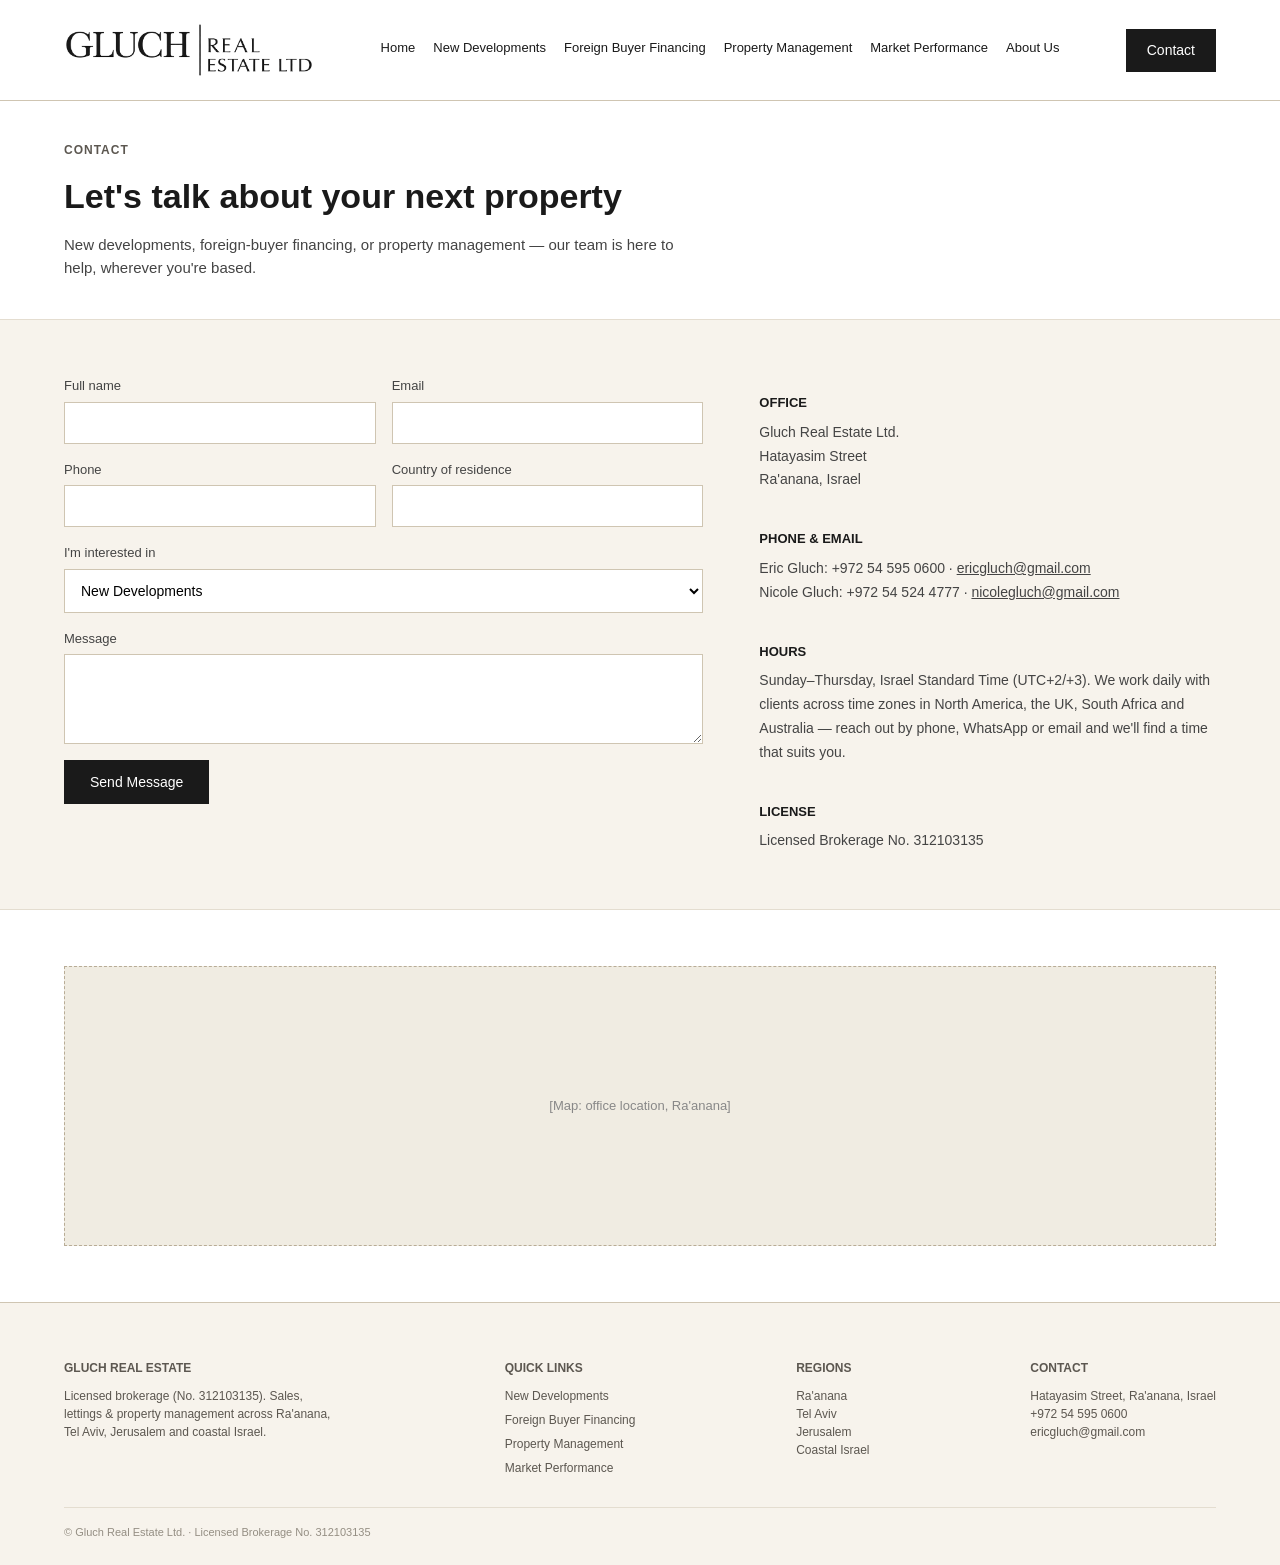
<file: contact.html>
<!doctype html>
<html lang="en">
<head>
<meta charset="utf-8">
<meta name="viewport" content="width=device-width, initial-scale=1">
<title>Contact — Gluch Real Estate</title>
<link rel="stylesheet" href="css/styles.css">
</head>
<body>

<header class="site-header">
  <div class="container">
    <a href="index.html" class="logo"><img src="images/gluch-logo-header.png" alt="Gluch Real Estate Ltd." class="logo-img"></a>
    <button class="nav-toggle" id="navToggle" aria-label="Toggle menu" aria-expanded="false" aria-controls="mainNav">
      <span></span><span></span><span></span>
    </button>
    <nav class="main-nav" id="mainNav">
      <a href="index.html">Home</a>
      <a href="developments.html">New Developments</a>
      <a href="financing.html">Foreign Buyer Financing</a>
      <a href="management.html">Property Management</a>
      <a href="market-performance.html">Market Performance</a>
      <a href="about.html">About Us</a>
    </nav>
    <a href="contact.html" class="btn btn-primary btn-small btn-contact-header active">Contact</a>
  </div>
</header>

<main>

  <!-- INTRO -->
  <section class="section-tight">
    <div class="container">
      <p class="eyebrow">Contact</p>
      <h1 style="font-size:34px;margin:12px 0;">Let's talk about your next property</h1>
      <p style="font-size:15px;color:#444;max-width:620px;">New developments, foreign-buyer financing, or property management &mdash; our team is here to help, wherever you're based.</p>
    </div>
  </section>

  <!-- FORM + INFO -->
  <section class="section section-alt">
    <div class="container" style="display:flex;gap:56px;flex-wrap:wrap;">
      <form style="flex:1.4;min-width:320px;display:flex;flex-direction:column;gap:16px;">
        <div class="form-grid">
          <label>Full name
            <input type="text" name="name">
          </label>
          <label>Email
            <input type="email" name="email">
          </label>
        </div>
        <div class="form-grid">
          <label>Phone
            <input type="tel" name="phone">
          </label>
          <label>Country of residence
            <input type="text" name="country">
          </label>
        </div>
        <label>I'm interested in
          <select name="interest">
            <option>New Developments</option>
            <option>Foreign Buyer Financing</option>
            <option>Property Management</option>
            <option>Selling / Letting a Property</option>
            <option>Other</option>
          </select>
        </label>
        <label>Message
          <textarea name="message" rows="4"></textarea>
        </label>
        <button type="submit" class="btn btn-primary" style="align-self:flex-start;border:none;">Send Message</button>
      </form>
      <div style="flex:1;min-width:260px;display:flex;flex-direction:column;gap:20px;">
        <div>
          <h4 style="font-size:13px;font-weight:700;margin-bottom:8px;">OFFICE</h4>
          <p style="font-size:14px;color:#444;line-height:1.7;">Gluch Real Estate Ltd.<br>Hatayasim Street<br>Ra'anana, Israel</p>
        </div>
        <div>
          <h4 style="font-size:13px;font-weight:700;margin-bottom:8px;">PHONE &amp; EMAIL</h4>
          <p style="font-size:14px;color:#444;line-height:1.7;">Eric Gluch: +972 54 595 0600 &middot; <a href="mailto:ericgluch@gmail.com" style="color:inherit;">ericgluch@gmail.com</a><br>Nicole Gluch: +972 54 524 4777 &middot; <a href="mailto:nicolegluch@gmail.com" style="color:inherit;">nicolegluch@gmail.com</a></p>
        </div>
        <div>
          <h4 style="font-size:13px;font-weight:700;margin-bottom:8px;">HOURS</h4>
          <p style="font-size:14px;color:#444;line-height:1.7;">Sunday&ndash;Thursday, Israel Standard Time (UTC+2/+3). We work daily with clients across time zones in North America, the UK, South Africa and Australia &mdash; reach out by phone, WhatsApp or email and we'll find a time that suits you.</p>
        </div>
        <div>
          <h4 style="font-size:13px;font-weight:700;margin-bottom:8px;">LICENSE</h4>
          <p style="font-size:14px;color:#444;line-height:1.7;">Licensed Brokerage No. 312103135</p>
        </div>
      </div>
    </div>
  </section>

  <!-- MAP -->
  <section class="section">
    <div class="container">
      <div class="placeholder" style="min-height:280px;">[Map: office location, Ra'anana]</div>
    </div>
  </section>

</main>

<footer class="site-footer">
  <div class="container">
    <div class="footer-columns">
      <div class="footer-col">
        <h4>GLUCH REAL ESTATE</h4>
        Licensed brokerage (No. 312103135). Sales, lettings &amp; property management across Ra'anana, Tel Aviv, Jerusalem and coastal Israel.
      </div>
      <div class="footer-col">
        <h4>QUICK LINKS</h4>
        <a href="developments.html">New Developments</a>
        <a href="financing.html">Foreign Buyer Financing</a>
        <a href="management.html">Property Management</a>
        <a href="market-performance.html">Market Performance</a>
      </div>
      <div class="footer-col">
        <h4>REGIONS</h4>
        <span>Ra'anana</span><br><span>Tel Aviv</span><br><span>Jerusalem</span><br><span>Coastal Israel</span>
      </div>
      <div class="footer-col">
        <h4>CONTACT</h4>
        <span>Hatayasim Street, Ra&#39;anana, Israel</span><br><span>+972 54 595 0600</span><br><span><a href="mailto:ericgluch@gmail.com" style="color:inherit;text-decoration:none;">ericgluch@gmail.com</a></span>
      </div>
    </div>
    <div class="footer-bottom">&copy; Gluch Real Estate Ltd. &middot; Licensed Brokerage No. 312103135</div>
  </div>
</footer>


<script>
(function () {
  var toggle = document.getElementById('navToggle');
  var nav = document.getElementById('mainNav');
  if (!toggle || !nav) return;
  toggle.addEventListener('click', function () {
    var isOpen = nav.classList.toggle('is-open');
    toggle.setAttribute('aria-expanded', isOpen ? 'true' : 'false');
  });
  nav.querySelectorAll('a').forEach(function (link) {
    link.addEventListener('click', function () {
      nav.classList.remove('is-open');
      toggle.setAttribute('aria-expanded', 'false');
    });
  });
})();
</script>
</body>
</html>
</file>
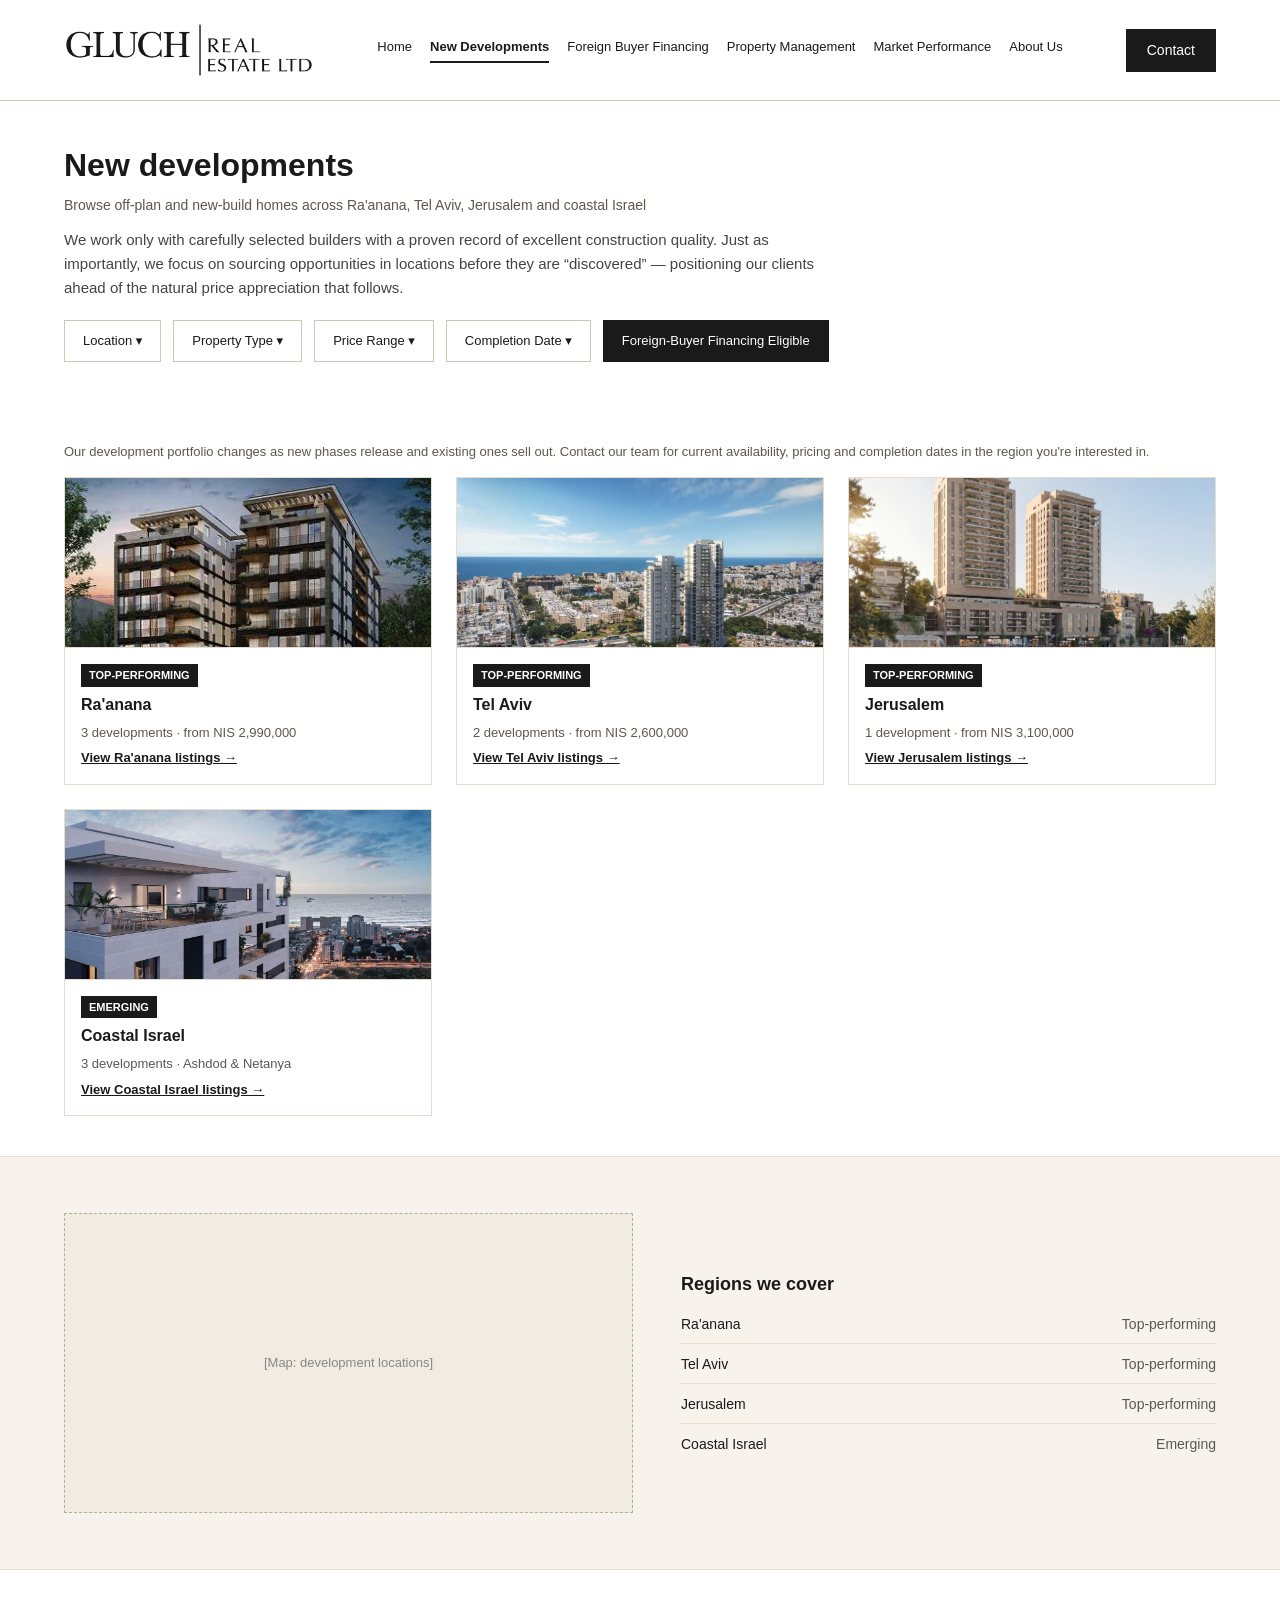
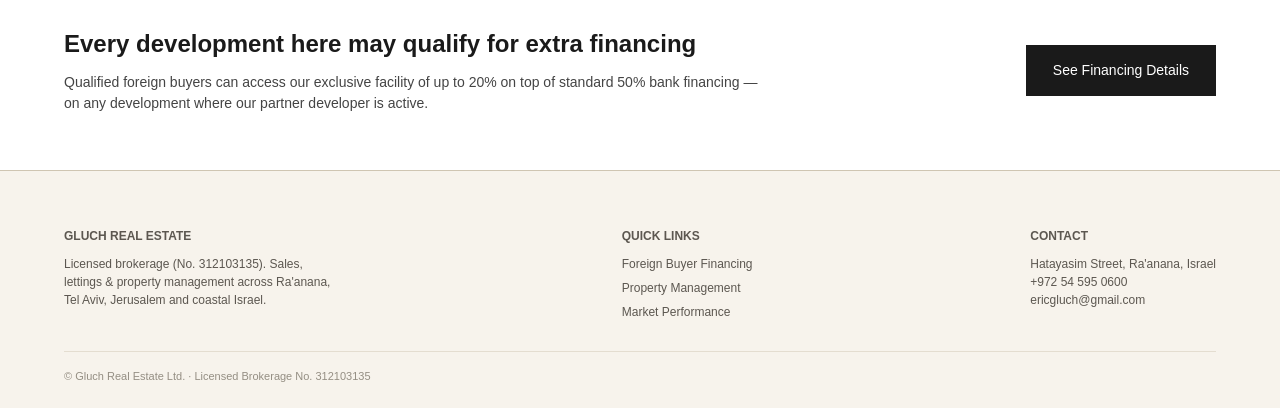
<file: developments.html>
<!doctype html>
<html lang="en">
<head>
<meta charset="utf-8">
<meta name="viewport" content="width=device-width, initial-scale=1">
<title>New Developments — Gluch Real Estate</title>
<link rel="stylesheet" href="css/styles.css">
</head>
<body>

<header class="site-header">
  <div class="container">
    <a href="index.html" class="logo"><img src="images/gluch-logo-header.png" alt="Gluch Real Estate Ltd." class="logo-img"></a>
    <button class="nav-toggle" id="navToggle" aria-label="Toggle menu" aria-expanded="false" aria-controls="mainNav">
      <span></span><span></span><span></span>
    </button>
    <nav class="main-nav" id="mainNav">
      <a href="index.html">Home</a>
      <a href="developments.html" class="active">New Developments</a>
      <a href="financing.html">Foreign Buyer Financing</a>
      <a href="management.html">Property Management</a>
      <a href="market-performance.html">Market Performance</a>
      <a href="about.html">About Us</a>
    </nav>
    <a href="contact.html" class="btn btn-primary btn-small btn-contact-header">Contact</a>
  </div>
</header>

<main>

  <!-- INTRO + FILTER BAR -->
  <section class="section-tight">
    <div class="container">
      <h1 style="font-size:32px;margin-bottom:6px;">New developments</h1>
      <p style="font-size:14px;color:var(--color-text-secondary);margin-bottom:12px;">Browse off-plan and new-build homes across Ra'anana, Tel Aviv, Jerusalem and coastal Israel</p>
      <p style="font-size:15px;color:#444;max-width:760px;line-height:1.6;margin-bottom:20px;">We work only with carefully selected builders with a proven record of excellent construction quality. Just as importantly, we focus on sourcing opportunities in locations before they are &ldquo;discovered&rdquo; &mdash; positioning our clients ahead of the natural price appreciation that follows.</p>
      <div class="filter-bar">
        <div class="filter-pill">Location &#9662;</div>
        <div class="filter-pill">Property Type &#9662;</div>
        <div class="filter-pill">Price Range &#9662;</div>
        <div class="filter-pill">Completion Date &#9662;</div>
        <div class="filter-pill active">Foreign-Buyer Financing Eligible</div>
      </div>
    </div>
  </section>

  <!-- LISTING GRID -->
  <section class="section-tight">
    <div class="container">
      <p style="font-size:13px;color:var(--color-text-secondary);margin-bottom:16px;">Our development portfolio changes as new phases release and existing ones sell out. Contact our team for current availability, pricing and completion dates in the region you're interested in.</p>
      <div class="container grid grid-3" style="padding:0;">
        <div class="card">
          <a href="raanana.html"><img class="card-img" src="images/raanana-hagalil-27-1.jpg" alt="Ra'anana developments" loading="lazy"></a>
          <div class="card-body">
            <span class="badge">Top-Performing</span>
            <div class="card-title"><a href="raanana.html" style="color:inherit;text-decoration:none;">Ra'anana</a></div>
            <div class="card-meta">3 developments &middot; from NIS 2,990,000</div>
            <a href="raanana.html" class="card-meta" style="color:var(--color-accent);font-weight:700;">View Ra'anana listings &rarr;</a>
          </div>
        </div>
        <div class="card">
          <a href="telaviv.html"><img class="card-img" src="images/telaviv-haatzmaut-76-1.jpg" alt="Tel Aviv developments" loading="lazy"></a>
          <div class="card-body">
            <span class="badge">Top-Performing</span>
            <div class="card-title"><a href="telaviv.html" style="color:inherit;text-decoration:none;">Tel Aviv</a></div>
            <div class="card-meta">2 developments &middot; from NIS 2,600,000</div>
            <a href="telaviv.html" class="card-meta" style="color:var(--color-accent);font-weight:700;">View Tel Aviv listings &rarr;</a>
          </div>
        </div>
        <div class="card">
          <a href="jerusalem.html"><img class="card-img" src="images/jerusalem-shimoni-1.jpg" alt="Jerusalem developments" loading="lazy"></a>
          <div class="card-body">
            <span class="badge">Top-Performing</span>
            <div class="card-title"><a href="jerusalem.html" style="color:inherit;text-decoration:none;">Jerusalem</a></div>
            <div class="card-meta">1 development &middot; from NIS 3,100,000</div>
            <a href="jerusalem.html" class="card-meta" style="color:var(--color-accent);font-weight:700;">View Jerusalem listings &rarr;</a>
          </div>
        </div>
        <div class="card">
          <a href="coastal.html"><img class="card-img" src="images/coastal-ashdod-north-1.jpg" alt="Coastal Israel developments" loading="lazy"></a>
          <div class="card-body">
            <span class="badge">Emerging</span>
            <div class="card-title"><a href="coastal.html" style="color:inherit;text-decoration:none;">Coastal Israel</a></div>
            <div class="card-meta">3 developments &middot; Ashdod &amp; Netanya</div>
            <a href="coastal.html" class="card-meta" style="color:var(--color-accent);font-weight:700;">View Coastal Israel listings &rarr;</a>
          </div>
        </div>
      </div>
    </div>
  </section>

  <!-- MAP + LOCATIONS -->
  <section class="section section-alt">
    <div class="container two-col">
      <div class="placeholder" style="min-height:300px;">[Map: development locations]</div>
      <div>
        <h3 style="font-size:18px;margin-bottom:16px;">Regions we cover</h3>
        <div style="display:flex;flex-direction:column;gap:10px;font-size:14px;">
          <div style="display:flex;justify-content:space-between;border-bottom:1px solid var(--color-border);padding-bottom:8px;"><span>Ra'anana</span><span style="color:var(--color-text-secondary);">Top-performing</span></div>
          <div style="display:flex;justify-content:space-between;border-bottom:1px solid var(--color-border);padding-bottom:8px;"><span>Tel Aviv</span><span style="color:var(--color-text-secondary);">Top-performing</span></div>
          <div style="display:flex;justify-content:space-between;border-bottom:1px solid var(--color-border);padding-bottom:8px;"><span>Jerusalem</span><span style="color:var(--color-text-secondary);">Top-performing</span></div>
          <div style="display:flex;justify-content:space-between;"><span>Coastal Israel</span><span style="color:var(--color-text-secondary);">Emerging</span></div>
        </div>
      </div>
    </div>
  </section>

  <!-- FINANCING CALLOUT -->
  <section class="section">
    <div class="container" style="display:flex;align-items:center;justify-content:space-between;gap:32px;flex-wrap:wrap;">
      <div style="max-width:700px;">
        <h2 style="font-size:24px;margin-bottom:10px;">Every development here may qualify for extra financing</h2>
        <p style="font-size:14px;color:#444;">Qualified foreign buyers can access our exclusive facility of up to 20% on top of standard 50% bank financing &mdash; on any development where our partner developer is active.</p>
      </div>
      <a href="financing.html" class="btn btn-primary">See Financing Details</a>
    </div>
  </section>

</main>

<footer class="site-footer">
  <div class="container">
    <div class="footer-columns">
      <div class="footer-col">
        <h4>GLUCH REAL ESTATE</h4>
        Licensed brokerage (No. 312103135). Sales, lettings &amp; property management across Ra'anana, Tel Aviv, Jerusalem and coastal Israel.
      </div>
      <div class="footer-col">
        <h4>QUICK LINKS</h4>
        <a href="financing.html">Foreign Buyer Financing</a>
        <a href="management.html">Property Management</a>
        <a href="market-performance.html">Market Performance</a>
      </div>
      <div class="footer-col">
        <h4>CONTACT</h4>
        <span>Hatayasim Street, Ra&#39;anana, Israel</span><br><span>+972 54 595 0600</span><br><span><a href="mailto:ericgluch@gmail.com" style="color:inherit;text-decoration:none;">ericgluch@gmail.com</a></span>
      </div>
    </div>
    <div class="footer-bottom">&copy; Gluch Real Estate Ltd. &middot; Licensed Brokerage No. 312103135</div>
  </div>
</footer>


<script>
(function () {
  var toggle = document.getElementById('navToggle');
  var nav = document.getElementById('mainNav');
  if (!toggle || !nav) return;
  toggle.addEventListener('click', function () {
    var isOpen = nav.classList.toggle('is-open');
    toggle.setAttribute('aria-expanded', isOpen ? 'true' : 'false');
  });
  nav.querySelectorAll('a').forEach(function (link) {
    link.addEventListener('click', function () {
      nav.classList.remove('is-open');
      toggle.setAttribute('aria-expanded', 'false');
    });
  });
})();
</script>
</body>
</html>
</file>
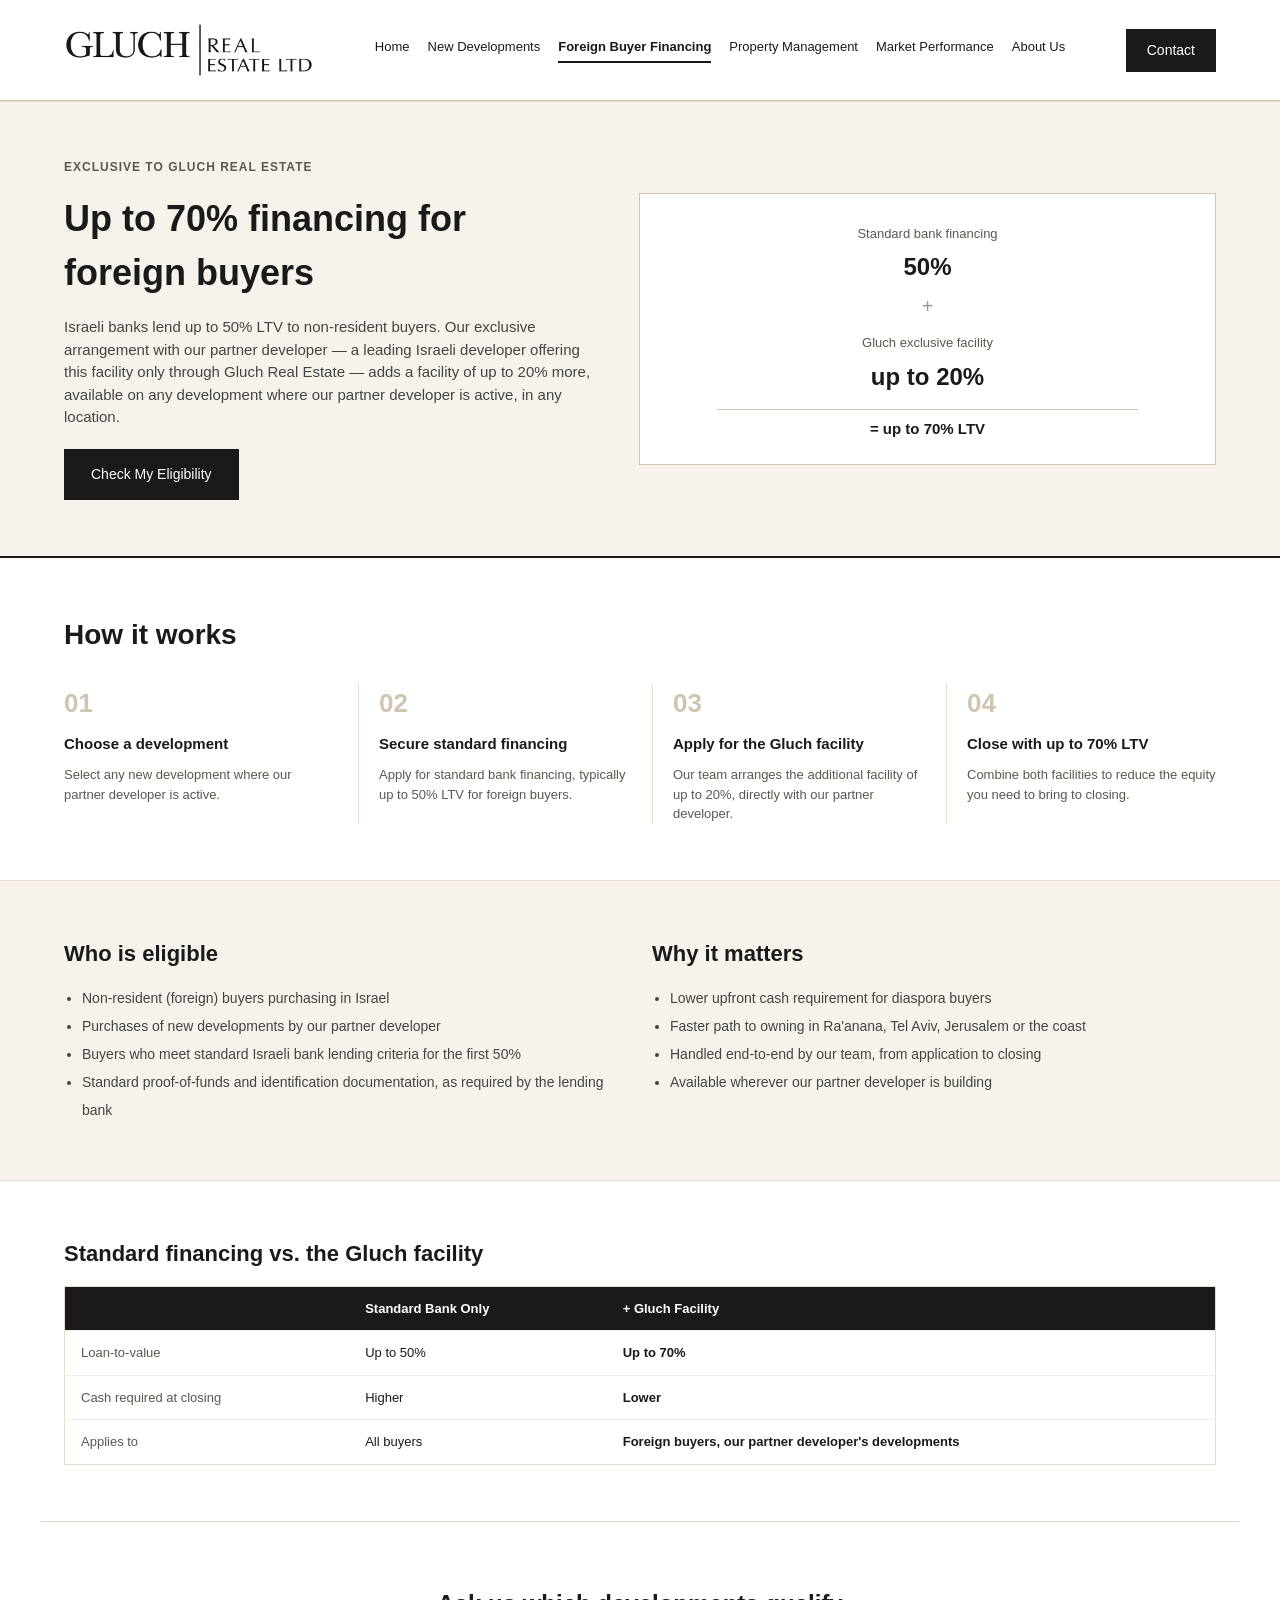
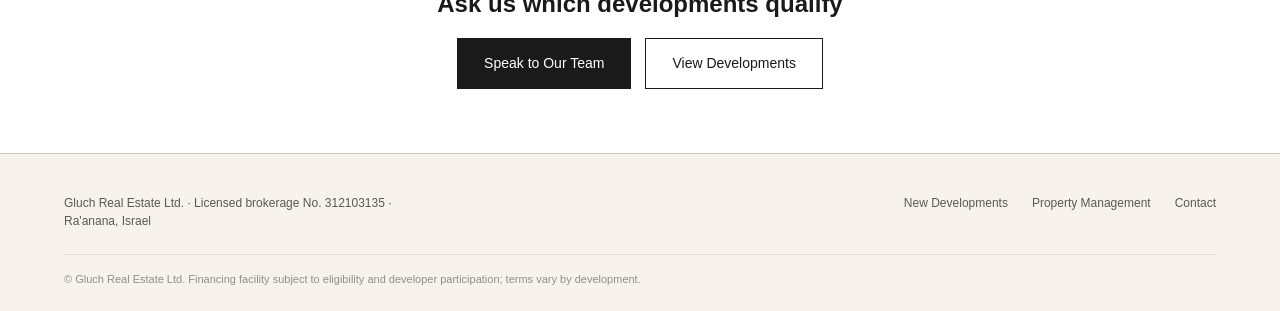
<file: financing.html>
<!doctype html>
<html lang="en">
<head>
<meta charset="utf-8">
<meta name="viewport" content="width=device-width, initial-scale=1">
<title>Foreign Buyer Financing — Gluch Real Estate</title>
<link rel="stylesheet" href="css/styles.css">
</head>
<body>

<header class="site-header">
  <div class="container">
    <a href="index.html" class="logo"><img src="images/gluch-logo-header.png" alt="Gluch Real Estate Ltd." class="logo-img"></a>
    <button class="nav-toggle" id="navToggle" aria-label="Toggle menu" aria-expanded="false" aria-controls="mainNav">
      <span></span><span></span><span></span>
    </button>
    <nav class="main-nav" id="mainNav">
      <a href="index.html">Home</a>
      <a href="developments.html">New Developments</a>
      <a href="financing.html" class="active">Foreign Buyer Financing</a>
      <a href="management.html">Property Management</a>
      <a href="market-performance.html">Market Performance</a>
      <a href="about.html">About Us</a>
    </nav>
    <a href="contact.html" class="btn btn-primary btn-small btn-contact-header">Contact</a>
  </div>
</header>

<main>

  <!-- HERO -->
  <section class="section section-alt" style="border-bottom:2px solid var(--color-accent);">
    <div class="container two-col">
      <div>
        <p class="eyebrow">Exclusive to Gluch Real Estate</p>
        <h1 style="font-size:36px;margin:16px 0;">Up to 70% financing for foreign buyers</h1>
        <p style="font-size:15px;color:#444;margin-bottom:20px;">Israeli banks lend up to 50% LTV to non-resident buyers. Our exclusive arrangement with our partner developer &mdash; a leading Israeli developer offering this facility only through Gluch Real Estate &mdash; adds a facility of up to 20% more, available on any development where our partner developer is active, in any location.</p>
        <a href="contact.html" class="btn btn-primary">Check My Eligibility</a>
      </div>
      <div class="financing-stat-card">
        <div class="stat-label">Standard bank financing</div>
        <div class="big">50%</div>
        <div style="font-size:20px;color:#999;">+</div>
        <div class="stat-label">Gluch exclusive facility</div>
        <div class="big">up to 20%</div>
        <div class="divider">= up to 70% LTV</div>
      </div>
    </div>
  </section>

  <!-- HOW IT WORKS -->
  <section class="section">
    <div class="container">
      <h2 class="section-heading" style="margin-bottom:28px;">How it works</h2>
      <div class="steps">
        <div class="step">
          <div class="step-number">01</div>
          <div style="font-weight:700;font-size:15px;">Choose a development</div>
          <p style="font-size:13px;color:var(--color-text-secondary);">Select any new development where our partner developer is active.</p>
        </div>
        <div class="step">
          <div class="step-number">02</div>
          <div style="font-weight:700;font-size:15px;">Secure standard financing</div>
          <p style="font-size:13px;color:var(--color-text-secondary);">Apply for standard bank financing, typically up to 50% LTV for foreign buyers.</p>
        </div>
        <div class="step">
          <div class="step-number">03</div>
          <div style="font-weight:700;font-size:15px;">Apply for the Gluch facility</div>
          <p style="font-size:13px;color:var(--color-text-secondary);">Our team arranges the additional facility of up to 20%, directly with our partner developer.</p>
        </div>
        <div class="step">
          <div class="step-number">04</div>
          <div style="font-weight:700;font-size:15px;">Close with up to 70% LTV</div>
          <p style="font-size:13px;color:var(--color-text-secondary);">Combine both facilities to reduce the equity you need to bring to closing.</p>
        </div>
      </div>
    </div>
  </section>

  <!-- ELIGIBILITY / BENEFITS -->
  <section class="section section-alt">
    <div class="container grid grid-2">
      <div>
        <h2 style="font-size:22px;margin-bottom:14px;">Who is eligible</h2>
        <ul style="padding-left:18px;font-size:14px;line-height:2;color:#444;list-style:disc;">
          <li>Non-resident (foreign) buyers purchasing in Israel</li>
          <li>Purchases of new developments by our partner developer</li>
          <li>Buyers who meet standard Israeli bank lending criteria for the first 50%</li>
          <li>Standard proof-of-funds and identification documentation, as required by the lending bank</li>
        </ul>
      </div>
      <div>
        <h2 style="font-size:22px;margin-bottom:14px;">Why it matters</h2>
        <ul style="padding-left:18px;font-size:14px;line-height:2;color:#444;list-style:disc;">
          <li>Lower upfront cash requirement for diaspora buyers</li>
          <li>Faster path to owning in Ra'anana, Tel Aviv, Jerusalem or the coast</li>
          <li>Handled end-to-end by our team, from application to closing</li>
          <li>Available wherever our partner developer is building</li>
        </ul>
      </div>
    </div>
  </section>

  <!-- COMPARISON TABLE -->
  <section class="section">
    <div class="container">
      <h2 style="font-size:22px;margin-bottom:16px;">Standard financing vs. the Gluch facility</h2>
      <table class="compare-table">
        <thead>
          <tr>
            <th>&nbsp;</th>
            <th>Standard Bank Only</th>
            <th>+ Gluch Facility</th>
          </tr>
        </thead>
        <tbody>
          <tr>
            <td style="color:var(--color-text-secondary);">Loan-to-value</td>
            <td>Up to 50%</td>
            <td class="highlight">Up to 70%</td>
          </tr>
          <tr>
            <td style="color:var(--color-text-secondary);">Cash required at closing</td>
            <td>Higher</td>
            <td class="highlight">Lower</td>
          </tr>
          <tr>
            <td style="color:var(--color-text-secondary);">Applies to</td>
            <td>All buyers</td>
            <td class="highlight">Foreign buyers, our partner developer's developments</td>
          </tr>
        </tbody>
      </table>
    </div>
  </section>

  <!-- CTA -->
  <section class="cta-band container">
    <h2 style="font-size:24px;">Ask us which developments qualify</h2>
    <div class="btn-group">
      <a href="contact.html" class="btn btn-primary">Speak to Our Team</a>
      <a href="developments.html" class="btn btn-outline">View Developments</a>
    </div>
  </section>

</main>

<footer class="site-footer">
  <div class="container">
    <div style="display:flex;justify-content:space-between;gap:24px;flex-wrap:wrap;font-size:12px;color:var(--color-text-secondary);">
      <div style="max-width:340px;">Gluch Real Estate Ltd. &middot; Licensed brokerage No. 312103135 &middot; Ra'anana, Israel</div>
      <div style="display:flex;gap:24px;flex-wrap:wrap;">
        <a href="developments.html" style="text-decoration:none;color:inherit;">New Developments</a>
        <a href="management.html" style="text-decoration:none;color:inherit;">Property Management</a>
        <a href="contact.html" style="text-decoration:none;color:inherit;">Contact</a>
      </div>
    </div>
    <div class="footer-bottom">&copy; Gluch Real Estate Ltd. Financing facility subject to eligibility and developer participation; terms vary by development.</div>
  </div>
</footer>


<script>
(function () {
  var toggle = document.getElementById('navToggle');
  var nav = document.getElementById('mainNav');
  if (!toggle || !nav) return;
  toggle.addEventListener('click', function () {
    var isOpen = nav.classList.toggle('is-open');
    toggle.setAttribute('aria-expanded', isOpen ? 'true' : 'false');
  });
  nav.querySelectorAll('a').forEach(function (link) {
    link.addEventListener('click', function () {
      nav.classList.remove('is-open');
      toggle.setAttribute('aria-expanded', 'false');
    });
  });
})();
</script>
</body>
</html>
</file>
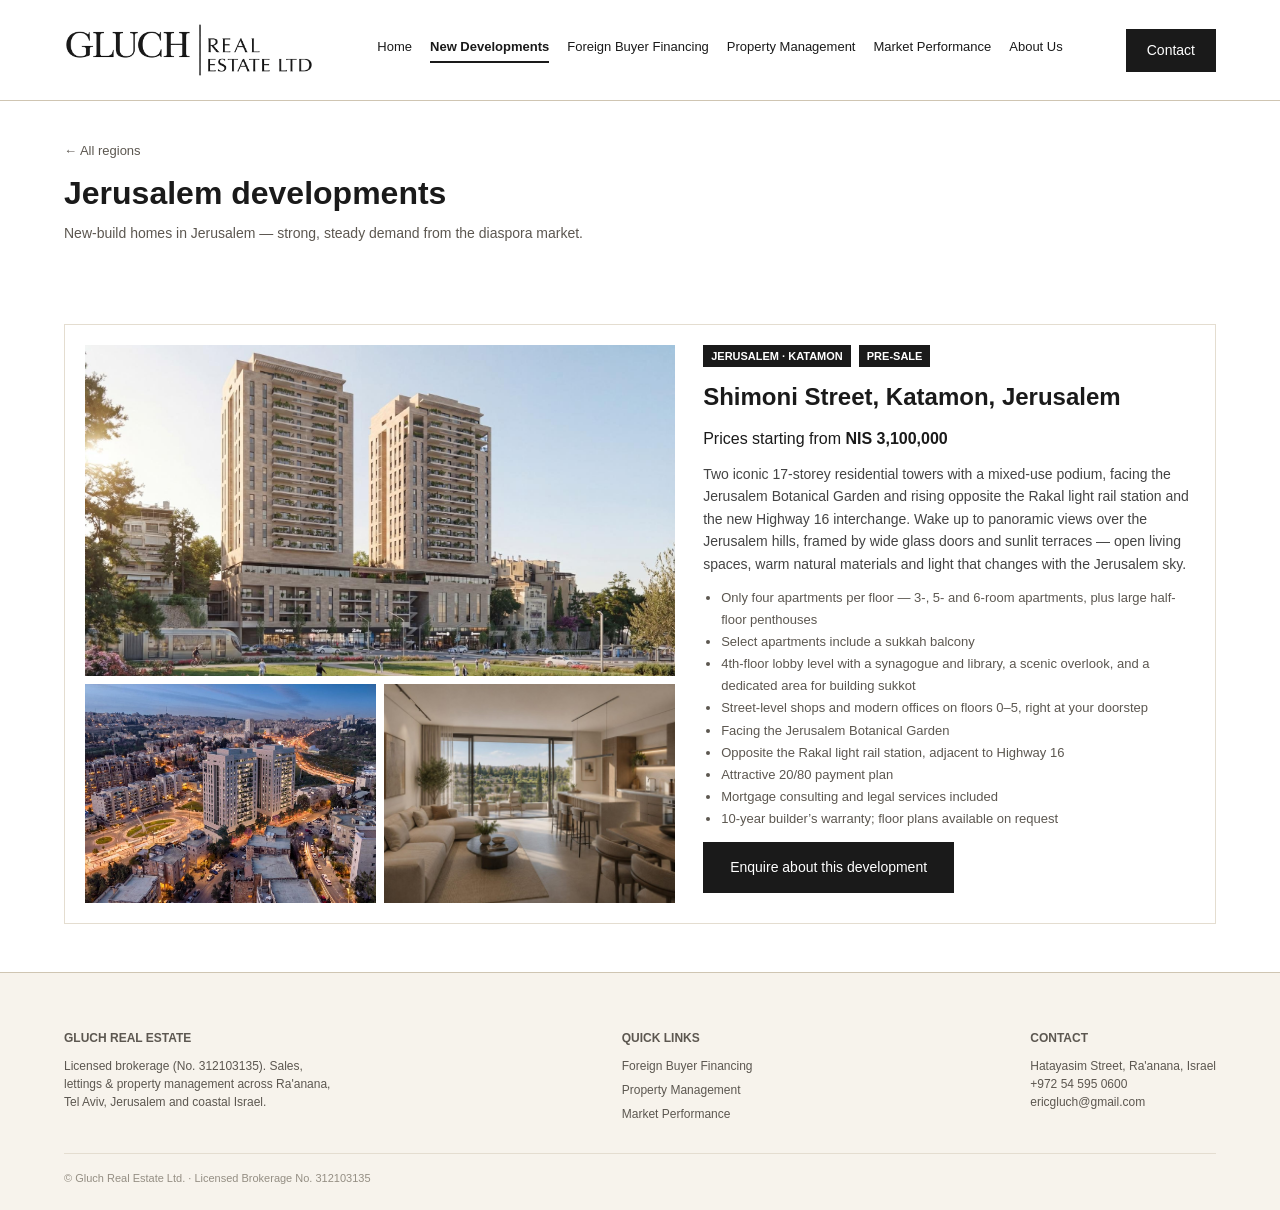
<file: jerusalem.html>
<!doctype html>
<html lang="en">
<head>
<meta charset="utf-8">
<meta name="viewport" content="width=device-width, initial-scale=1">
<title>Jerusalem Developments — Gluch Real Estate</title>
<link rel="stylesheet" href="css/styles.css">
</head>
<body>

<header class="site-header">
  <div class="container">
    <a href="index.html" class="logo"><img src="images/gluch-logo-header.png" alt="Gluch Real Estate Ltd." class="logo-img"></a>
    <button class="nav-toggle" id="navToggle" aria-label="Toggle menu" aria-expanded="false" aria-controls="mainNav">
      <span></span><span></span><span></span>
    </button>
    <nav class="main-nav" id="mainNav">
      <a href="index.html">Home</a>
      <a href="developments.html" class="active">New Developments</a>
      <a href="financing.html">Foreign Buyer Financing</a>
      <a href="management.html">Property Management</a>
      <a href="market-performance.html">Market Performance</a>
      <a href="about.html">About Us</a>
    </nav>
    <a href="contact.html" class="btn btn-primary btn-small btn-contact-header">Contact</a>
  </div>
</header>

<main>

  <section class="section-tight">
    <div class="container">
      <p style="font-size:13px;margin-bottom:8px;"><a href="developments.html" style="color:var(--color-text-secondary);text-decoration:none;">&larr; All regions</a></p>
      <h1 style="font-size:32px;margin-bottom:6px;">Jerusalem developments</h1>
      <p style="font-size:14px;color:var(--color-text-secondary);">New-build homes in Jerusalem &mdash; strong, steady demand from the diaspora market.</p>
    </div>
  </section>

  <!-- JERUSALEM DEVELOPMENTS -->
  <section class="section-tight" id="jerusalem">
    <div class="container">
      <div class="featured-dev" id="shimoni-katamon">
        <div class="featured-gallery featured-gallery-2">
          <img class="featured-main" src="images/jerusalem-shimoni-1.jpg" alt="Shimoni Street, Katamon, Jerusalem — twin towers with light rail and park" loading="lazy">
          <img src="images/jerusalem-shimoni-2.jpg" alt="Shimoni Street, Katamon, Jerusalem — evening aerial view" loading="lazy">
          <img src="images/jerusalem-shimoni-3.jpg" alt="Shimoni Street, Katamon, Jerusalem — living room with terrace and hill views" loading="lazy">
        </div>
        <div class="featured-info">
          <div style="display:flex;gap:8px;flex-wrap:wrap;">
            <span class="badge">Jerusalem &middot; Katamon</span>
            <span class="badge badge-status">Pre-Sale</span>
          </div>
          <h2 class="featured-title">Shimoni Street, Katamon, Jerusalem</h2>
          <p class="featured-price">Prices starting from <strong>NIS 3,100,000</strong></p>
          <p class="featured-desc">Two iconic 17-storey residential towers with a mixed-use podium, facing the Jerusalem Botanical Garden and rising opposite the Rakal light rail station and the new Highway 16 interchange. Wake up to panoramic views over the Jerusalem hills, framed by wide glass doors and sunlit terraces &mdash; open living spaces, warm natural materials and light that changes with the Jerusalem sky.</p>
          <ul class="featured-list">
            <li>Only four apartments per floor &mdash; 3-, 5- and 6-room apartments, plus large half-floor penthouses</li>
            <li>Select apartments include a sukkah balcony</li>
            <li>4th-floor lobby level with a synagogue and library, a scenic overlook, and a dedicated area for building sukkot</li>
            <li>Street-level shops and modern offices on floors 0&ndash;5, right at your doorstep</li>
            <li>Facing the Jerusalem Botanical Garden</li>
            <li>Opposite the Rakal light rail station, adjacent to Highway 16</li>
            <li>Attractive 20/80 payment plan</li>
            <li>Mortgage consulting and legal services included</li>
            <li>10-year builder&rsquo;s warranty; floor plans available on request</li>
          </ul>
          <a href="contact.html" class="btn btn-primary" style="width:fit-content;">Enquire about this development</a>
        </div>
      </div>
    </div>
  </section>

</main>

<footer class="site-footer">
  <div class="container">
    <div class="footer-columns">
      <div class="footer-col">
        <h4>GLUCH REAL ESTATE</h4>
        Licensed brokerage (No. 312103135). Sales, lettings &amp; property management across Ra'anana, Tel Aviv, Jerusalem and coastal Israel.
      </div>
      <div class="footer-col">
        <h4>QUICK LINKS</h4>
        <a href="financing.html">Foreign Buyer Financing</a>
        <a href="management.html">Property Management</a>
        <a href="market-performance.html">Market Performance</a>
      </div>
      <div class="footer-col">
        <h4>CONTACT</h4>
        <span>Hatayasim Street, Ra&#39;anana, Israel</span><br><span>+972 54 595 0600</span><br><span><a href="mailto:ericgluch@gmail.com" style="color:inherit;text-decoration:none;">ericgluch@gmail.com</a></span>
      </div>
    </div>
    <div class="footer-bottom">&copy; Gluch Real Estate Ltd. &middot; Licensed Brokerage No. 312103135</div>
  </div>
</footer>


<script>
(function () {
  var toggle = document.getElementById('navToggle');
  var nav = document.getElementById('mainNav');
  if (!toggle || !nav) return;
  toggle.addEventListener('click', function () {
    var isOpen = nav.classList.toggle('is-open');
    toggle.setAttribute('aria-expanded', isOpen ? 'true' : 'false');
  });
  nav.querySelectorAll('a').forEach(function (link) {
    link.addEventListener('click', function () {
      nav.classList.remove('is-open');
      toggle.setAttribute('aria-expanded', 'false');
    });
  });
})();
</script>
</body>
</html>
</file>
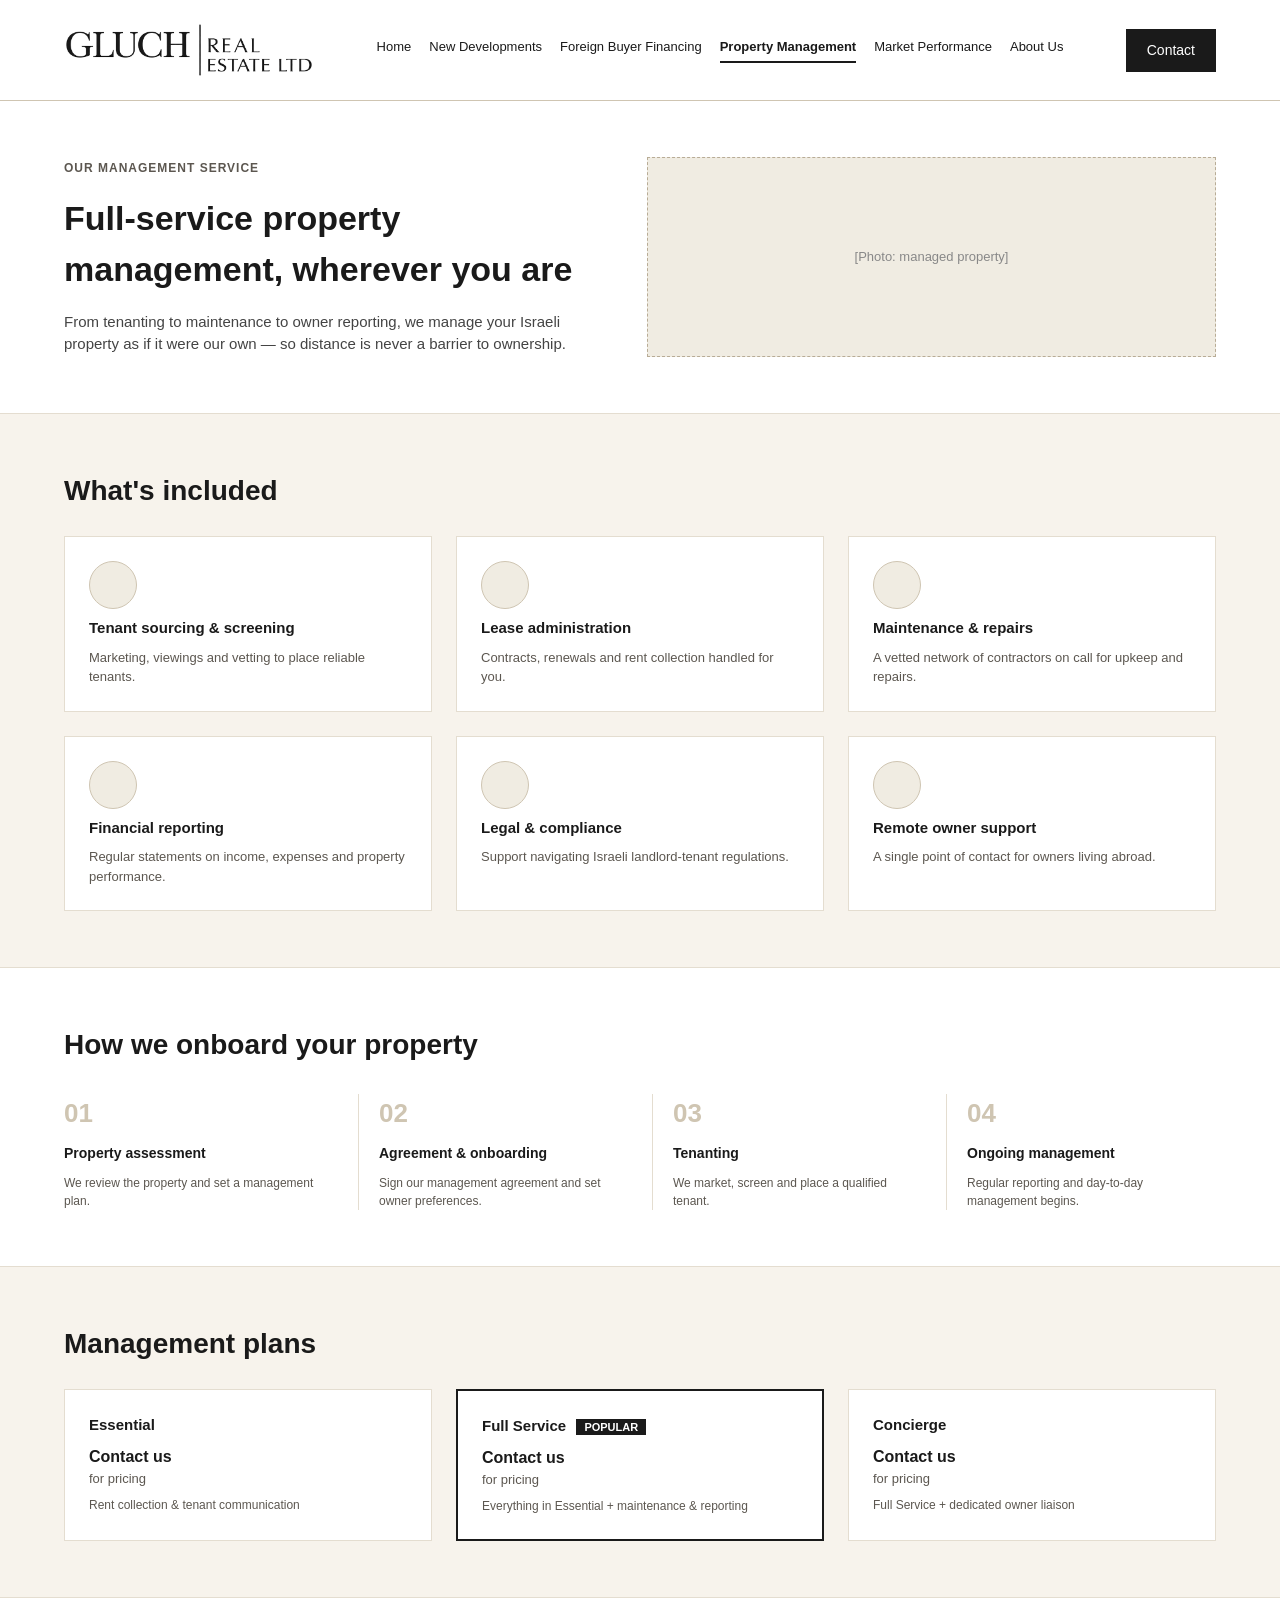
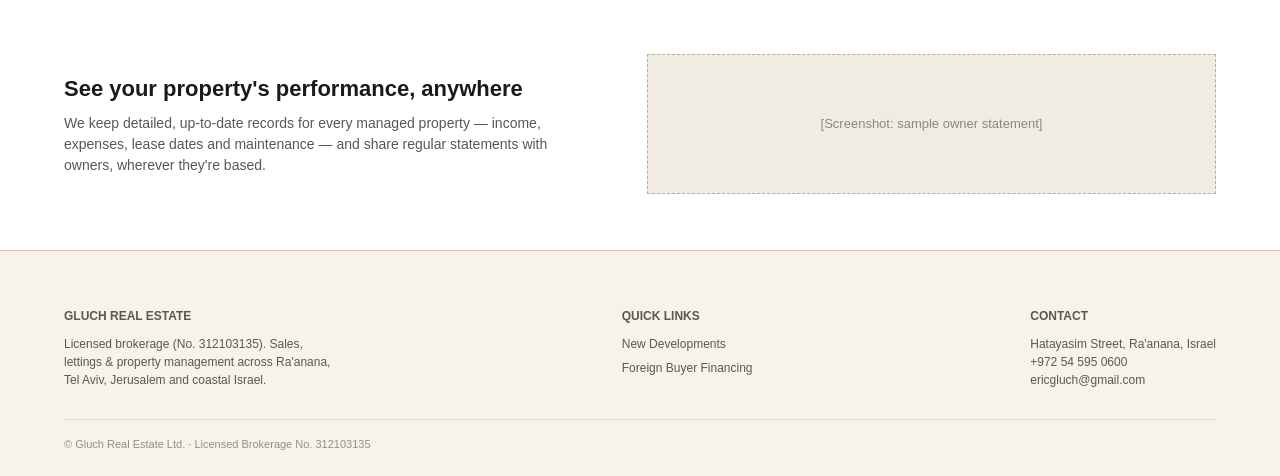
<file: management.html>
<!doctype html>
<html lang="en">
<head>
<meta charset="utf-8">
<meta name="viewport" content="width=device-width, initial-scale=1">
<title>Property Management — Gluch Real Estate</title>
<link rel="stylesheet" href="css/styles.css">
</head>
<body>

<header class="site-header">
  <div class="container">
    <a href="index.html" class="logo"><img src="images/gluch-logo-header.png" alt="Gluch Real Estate Ltd." class="logo-img"></a>
    <button class="nav-toggle" id="navToggle" aria-label="Toggle menu" aria-expanded="false" aria-controls="mainNav">
      <span></span><span></span><span></span>
    </button>
    <nav class="main-nav" id="mainNav">
      <a href="index.html">Home</a>
      <a href="developments.html">New Developments</a>
      <a href="financing.html">Foreign Buyer Financing</a>
      <a href="management.html" class="active">Property Management</a>
      <a href="market-performance.html">Market Performance</a>
      <a href="about.html">About Us</a>
    </nav>
    <a href="contact.html" class="btn btn-primary btn-small btn-contact-header">Contact</a>
  </div>
</header>

<main>

  <!-- HERO -->
  <section class="section">
    <div class="container two-col">
      <div>
        <p class="eyebrow">Our Management Service</p>
        <h1 style="font-size:34px;margin:16px 0;">Full-service property management, wherever you are</h1>
        <p style="font-size:15px;color:#444;">From tenanting to maintenance to owner reporting, we manage your Israeli property as if it were our own &mdash; so distance is never a barrier to ownership.</p>
      </div>
      <div class="placeholder" style="min-height:200px;">[Photo: managed property]</div>
    </div>
  </section>

  <!-- SERVICES GRID -->
  <section class="section section-alt">
    <div class="container">
      <h2 class="section-heading" style="margin-bottom:24px;">What's included</h2>
      <div class="grid grid-3">
        <div class="plan-card">
          <div class="icon-circle"></div>
          <div style="font-weight:700;font-size:15px;">Tenant sourcing &amp; screening</div>
          <p style="font-size:13px;color:var(--color-text-secondary);">Marketing, viewings and vetting to place reliable tenants.</p>
        </div>
        <div class="plan-card">
          <div class="icon-circle"></div>
          <div style="font-weight:700;font-size:15px;">Lease administration</div>
          <p style="font-size:13px;color:var(--color-text-secondary);">Contracts, renewals and rent collection handled for you.</p>
        </div>
        <div class="plan-card">
          <div class="icon-circle"></div>
          <div style="font-weight:700;font-size:15px;">Maintenance &amp; repairs</div>
          <p style="font-size:13px;color:var(--color-text-secondary);">A vetted network of contractors on call for upkeep and repairs.</p>
        </div>
        <div class="plan-card">
          <div class="icon-circle"></div>
          <div style="font-weight:700;font-size:15px;">Financial reporting</div>
          <p style="font-size:13px;color:var(--color-text-secondary);">Regular statements on income, expenses and property performance.</p>
        </div>
        <div class="plan-card">
          <div class="icon-circle"></div>
          <div style="font-weight:700;font-size:15px;">Legal &amp; compliance</div>
          <p style="font-size:13px;color:var(--color-text-secondary);">Support navigating Israeli landlord-tenant regulations.</p>
        </div>
        <div class="plan-card">
          <div class="icon-circle"></div>
          <div style="font-weight:700;font-size:15px;">Remote owner support</div>
          <p style="font-size:13px;color:var(--color-text-secondary);">A single point of contact for owners living abroad.</p>
        </div>
      </div>
    </div>
  </section>

  <!-- PROCESS STEPS -->
  <section class="section">
    <div class="container">
      <h2 class="section-heading" style="margin-bottom:28px;">How we onboard your property</h2>
      <div class="steps">
        <div class="step">
          <div class="step-number">01</div>
          <div style="font-weight:700;font-size:14px;">Property assessment</div>
          <p style="font-size:12px;color:var(--color-text-secondary);">We review the property and set a management plan.</p>
        </div>
        <div class="step">
          <div class="step-number">02</div>
          <div style="font-weight:700;font-size:14px;">Agreement &amp; onboarding</div>
          <p style="font-size:12px;color:var(--color-text-secondary);">Sign our management agreement and set owner preferences.</p>
        </div>
        <div class="step">
          <div class="step-number">03</div>
          <div style="font-weight:700;font-size:14px;">Tenanting</div>
          <p style="font-size:12px;color:var(--color-text-secondary);">We market, screen and place a qualified tenant.</p>
        </div>
        <div class="step">
          <div class="step-number">04</div>
          <div style="font-weight:700;font-size:14px;">Ongoing management</div>
          <p style="font-size:12px;color:var(--color-text-secondary);">Regular reporting and day-to-day management begins.</p>
        </div>
      </div>
    </div>
  </section>

  <!-- PLANS -->
  <section class="section section-alt">
    <div class="container">
      <h2 class="section-heading" style="margin-bottom:24px;">Management plans</h2>
      <div class="grid grid-3">
        <div class="plan-card">
          <div style="font-weight:700;font-size:15px;">Essential</div>
          <div class="plan-price" style="font-size:16px;">Contact us<span style="display:block;"> for pricing</span></div>
          <p style="font-size:12px;color:var(--color-text-secondary);">Rent collection &amp; tenant communication</p>
        </div>
        <div class="plan-card featured">
          <div style="font-weight:700;font-size:15px;">Full Service <span class="tag">POPULAR</span></div>
          <div class="plan-price" style="font-size:16px;">Contact us<span style="display:block;"> for pricing</span></div>
          <p style="font-size:12px;color:var(--color-text-secondary);">Everything in Essential + maintenance &amp; reporting</p>
        </div>
        <div class="plan-card">
          <div style="font-weight:700;font-size:15px;">Concierge</div>
          <div class="plan-price" style="font-size:16px;">Contact us<span style="display:block;"> for pricing</span></div>
          <p style="font-size:12px;color:var(--color-text-secondary);">Full Service + dedicated owner liaison</p>
        </div>
      </div>
    </div>
  </section>

  <!-- OWNER REPORTING TEASER -->
  <section class="section">
    <div class="container two-col">
      <div>
        <h2 style="font-size:22px;margin-bottom:8px;">See your property's performance, anywhere</h2>
        <p style="font-size:14px;color:var(--color-text-secondary);">We keep detailed, up-to-date records for every managed property &mdash; income, expenses, lease dates and maintenance &mdash; and share regular statements with owners, wherever they're based.</p>
      </div>
      <div class="placeholder" style="min-height:140px;">[Screenshot: sample owner statement]</div>
    </div>
  </section>

</main>

<footer class="site-footer">
  <div class="container">
    <div class="footer-columns">
      <div class="footer-col">
        <h4>GLUCH REAL ESTATE</h4>
        Licensed brokerage (No. 312103135). Sales, lettings &amp; property management across Ra'anana, Tel Aviv, Jerusalem and coastal Israel.
      </div>
      <div class="footer-col">
        <h4>QUICK LINKS</h4>
        <a href="developments.html">New Developments</a>
        <a href="financing.html">Foreign Buyer Financing</a>
      </div>
      <div class="footer-col">
        <h4>CONTACT</h4>
        <span>Hatayasim Street, Ra&#39;anana, Israel</span><br><span>+972 54 595 0600</span><br><span><a href="mailto:ericgluch@gmail.com" style="color:inherit;text-decoration:none;">ericgluch@gmail.com</a></span>
      </div>
    </div>
    <div class="footer-bottom">&copy; Gluch Real Estate Ltd. &middot; Licensed Brokerage No. 312103135</div>
  </div>
</footer>


<script>
(function () {
  var toggle = document.getElementById('navToggle');
  var nav = document.getElementById('mainNav');
  if (!toggle || !nav) return;
  toggle.addEventListener('click', function () {
    var isOpen = nav.classList.toggle('is-open');
    toggle.setAttribute('aria-expanded', isOpen ? 'true' : 'false');
  });
  nav.querySelectorAll('a').forEach(function (link) {
    link.addEventListener('click', function () {
      nav.classList.remove('is-open');
      toggle.setAttribute('aria-expanded', 'false');
    });
  });
})();
</script>
</body>
</html>
</file>
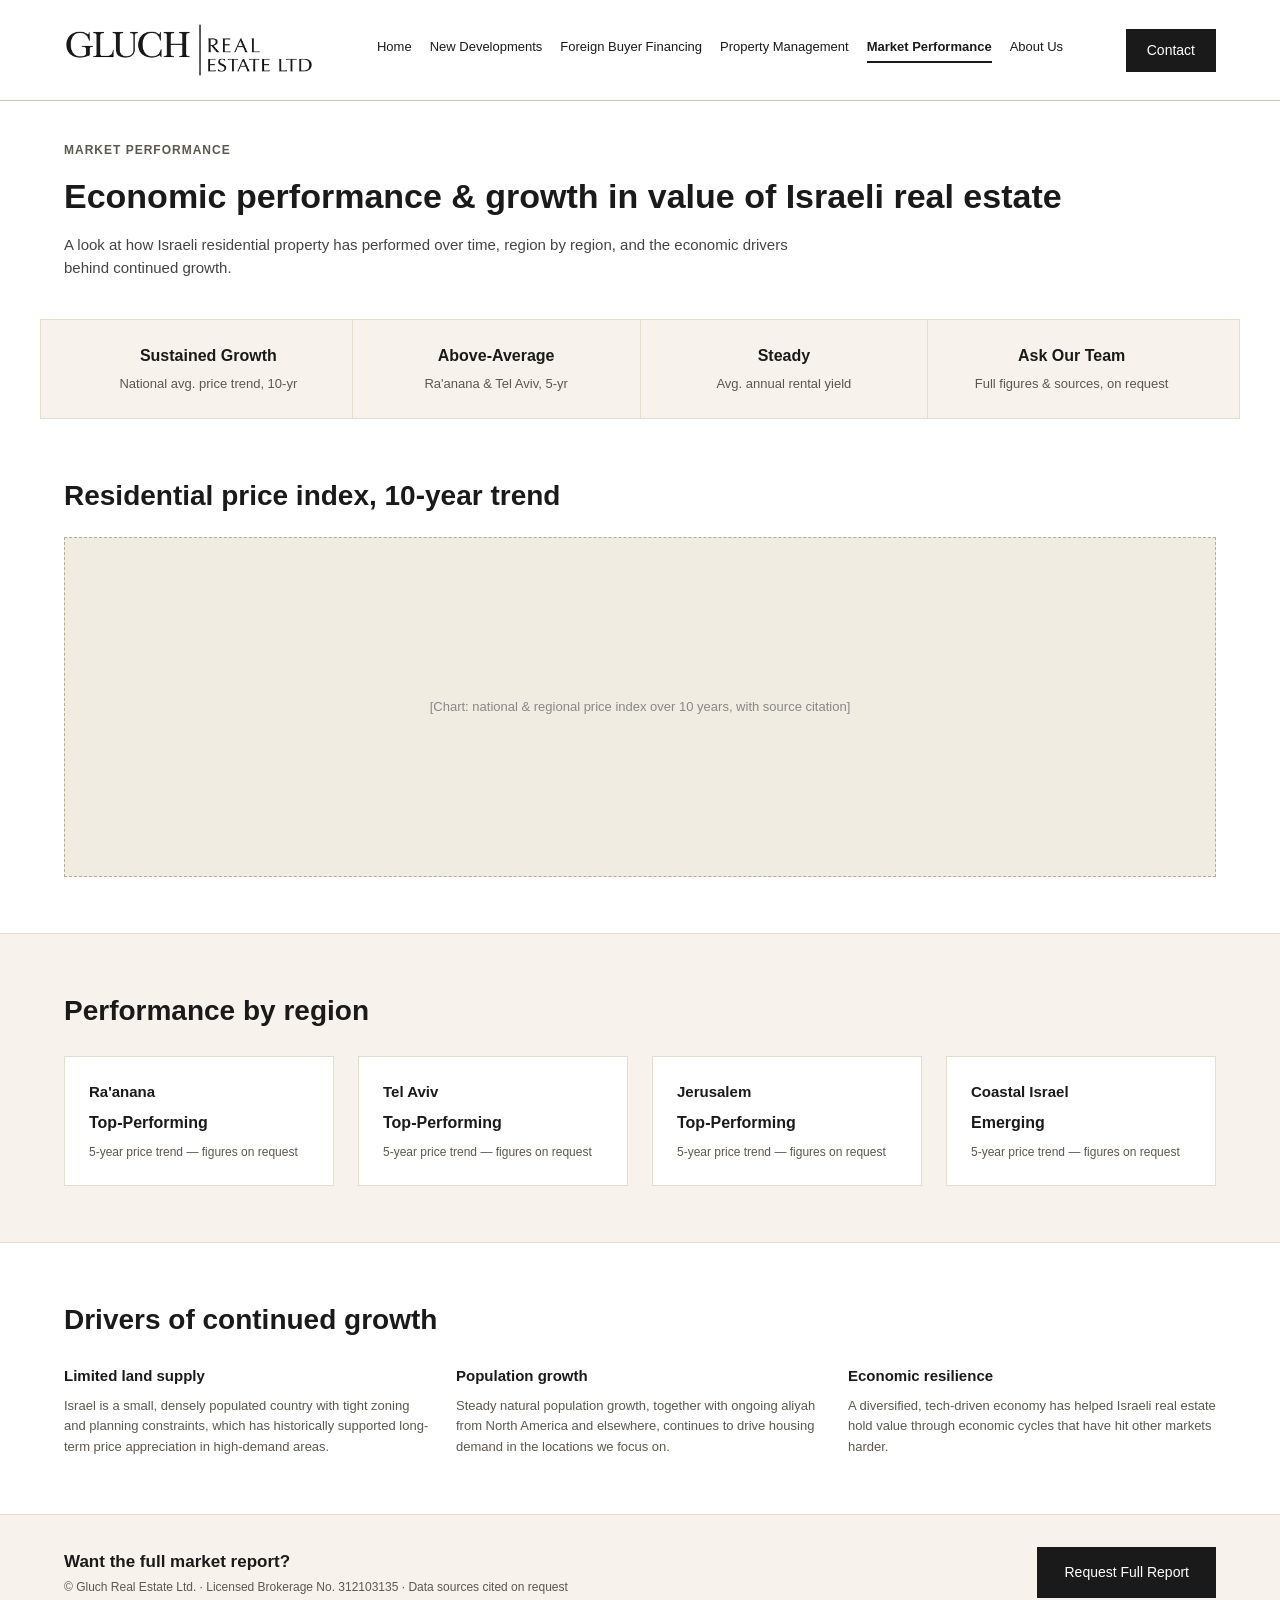
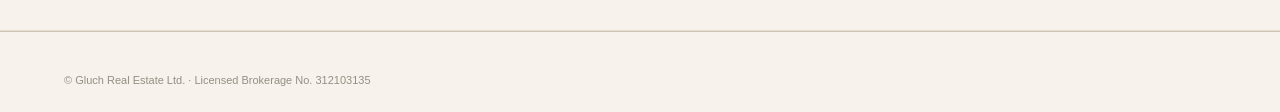
<file: market-performance.html>
<!doctype html>
<html lang="en">
<head>
<meta charset="utf-8">
<meta name="viewport" content="width=device-width, initial-scale=1">
<title>Market Performance — Gluch Real Estate</title>
<link rel="stylesheet" href="css/styles.css">
</head>
<body>

<header class="site-header">
  <div class="container">
    <a href="index.html" class="logo"><img src="images/gluch-logo-header.png" alt="Gluch Real Estate Ltd." class="logo-img"></a>
    <button class="nav-toggle" id="navToggle" aria-label="Toggle menu" aria-expanded="false" aria-controls="mainNav">
      <span></span><span></span><span></span>
    </button>
    <nav class="main-nav" id="mainNav">
      <a href="index.html">Home</a>
      <a href="developments.html">New Developments</a>
      <a href="financing.html">Foreign Buyer Financing</a>
      <a href="management.html">Property Management</a>
      <a href="market-performance.html" class="active">Market Performance</a>
      <a href="about.html">About Us</a>
    </nav>
    <a href="contact.html" class="btn btn-primary btn-small btn-contact-header">Contact</a>
  </div>
</header>

<main>

  <!-- HERO -->
  <section class="section-tight">
    <div class="container">
      <p class="eyebrow">Market Performance</p>
      <h1 style="font-size:34px;margin:12px 0;">Economic performance &amp; growth in value of Israeli real estate</h1>
      <p style="font-size:15px;color:#444;max-width:760px;">A look at how Israeli residential property has performed over time, region by region, and the economic drivers behind continued growth.</p>
    </div>
  </section>

  <!-- KEY STATS -->
  <div class="section-alt stat-strip container" style="border-left:1px solid var(--color-border);border-right:1px solid var(--color-border);">
    <div>
      <div class="stat-value" style="font-size:16px;">Sustained Growth</div>
      <div class="stat-label">National avg. price trend, 10-yr</div>
    </div>
    <div>
      <div class="stat-value" style="font-size:16px;">Above-Average</div>
      <div class="stat-label">Ra'anana &amp; Tel Aviv, 5-yr</div>
    </div>
    <div>
      <div class="stat-value" style="font-size:16px;">Steady</div>
      <div class="stat-label">Avg. annual rental yield</div>
    </div>
    <div>
      <div class="stat-value" style="font-size:16px;">Ask Our Team</div>
      <div class="stat-label">Full figures &amp; sources, on request</div>
    </div>
  </div>

  <!-- PRICE GROWTH CHART -->
  <section class="section">
    <div class="container">
      <h2 class="section-heading" style="margin-bottom:20px;">Residential price index, 10-year trend</h2>
      <div class="placeholder" style="min-height:340px;">[Chart: national &amp; regional price index over 10 years, with source citation]</div>
    </div>
  </section>

  <!-- REGIONAL BREAKDOWN -->
  <section class="section section-alt">
    <div class="container">
      <h2 class="section-heading" style="margin-bottom:24px;">Performance by region</h2>
      <div class="grid grid-4">
        <div class="plan-card">
          <div style="font-weight:700;font-size:15px;">Ra'anana</div>
          <div style="font-size:16px;font-weight:700;">Top-Performing</div>
          <div style="font-size:12px;color:var(--color-text-secondary);">5-year price trend &mdash; figures on request</div>
        </div>
        <div class="plan-card">
          <div style="font-weight:700;font-size:15px;">Tel Aviv</div>
          <div style="font-size:16px;font-weight:700;">Top-Performing</div>
          <div style="font-size:12px;color:var(--color-text-secondary);">5-year price trend &mdash; figures on request</div>
        </div>
        <div class="plan-card">
          <div style="font-weight:700;font-size:15px;">Jerusalem</div>
          <div style="font-size:16px;font-weight:700;">Top-Performing</div>
          <div style="font-size:12px;color:var(--color-text-secondary);">5-year price trend &mdash; figures on request</div>
        </div>
        <div class="plan-card">
          <div style="font-weight:700;font-size:15px;">Coastal Israel</div>
          <div style="font-size:16px;font-weight:700;">Emerging</div>
          <div style="font-size:12px;color:var(--color-text-secondary);">5-year price trend &mdash; figures on request</div>
        </div>
      </div>
    </div>
  </section>

  <!-- DRIVERS -->
  <section class="section">
    <div class="container">
      <h2 class="section-heading" style="margin-bottom:24px;">Drivers of continued growth</h2>
      <div class="grid grid-3">
        <div>
          <div style="font-weight:700;font-size:15px;margin-bottom:8px;">Limited land supply</div>
          <p style="font-size:13px;color:var(--color-text-secondary);line-height:1.6;">Israel is a small, densely populated country with tight zoning and planning constraints, which has historically supported long-term price appreciation in high-demand areas.</p>
        </div>
        <div>
          <div style="font-weight:700;font-size:15px;margin-bottom:8px;">Population growth</div>
          <p style="font-size:13px;color:var(--color-text-secondary);line-height:1.6;">Steady natural population growth, together with ongoing aliyah from North America and elsewhere, continues to drive housing demand in the locations we focus on.</p>
        </div>
        <div>
          <div style="font-weight:700;font-size:15px;margin-bottom:8px;">Economic resilience</div>
          <p style="font-size:13px;color:var(--color-text-secondary);line-height:1.6;">A diversified, tech-driven economy has helped Israeli real estate hold value through economic cycles that have hit other markets harder.</p>
        </div>
      </div>
    </div>
  </section>

  <!-- CTA -->
  <section class="section-alt" style="padding:32px 0;">
    <div class="container" style="display:flex;align-items:center;justify-content:space-between;gap:24px;flex-wrap:wrap;">
      <div>
        <div style="font-weight:700;font-size:17px;">Want the full market report?</div>
        <div style="font-size:12px;color:var(--color-text-secondary);margin-top:4px;">&copy; Gluch Real Estate Ltd. &middot; Licensed Brokerage No. 312103135 &middot; Data sources cited on request</div>
      </div>
      <a href="contact.html" class="btn btn-primary">Request Full Report</a>
    </div>
  </section>

</main>

<footer class="site-footer">
  <div class="container">
    <div class="footer-bottom" style="margin-top:0;border-top:none;padding-top:0;">&copy; Gluch Real Estate Ltd. &middot; Licensed Brokerage No. 312103135</div>
  </div>
</footer>


<script>
(function () {
  var toggle = document.getElementById('navToggle');
  var nav = document.getElementById('mainNav');
  if (!toggle || !nav) return;
  toggle.addEventListener('click', function () {
    var isOpen = nav.classList.toggle('is-open');
    toggle.setAttribute('aria-expanded', isOpen ? 'true' : 'false');
  });
  nav.querySelectorAll('a').forEach(function (link) {
    link.addEventListener('click', function () {
      nav.classList.remove('is-open');
      toggle.setAttribute('aria-expanded', 'false');
    });
  });
})();
</script>
</body>
</html>
</file>
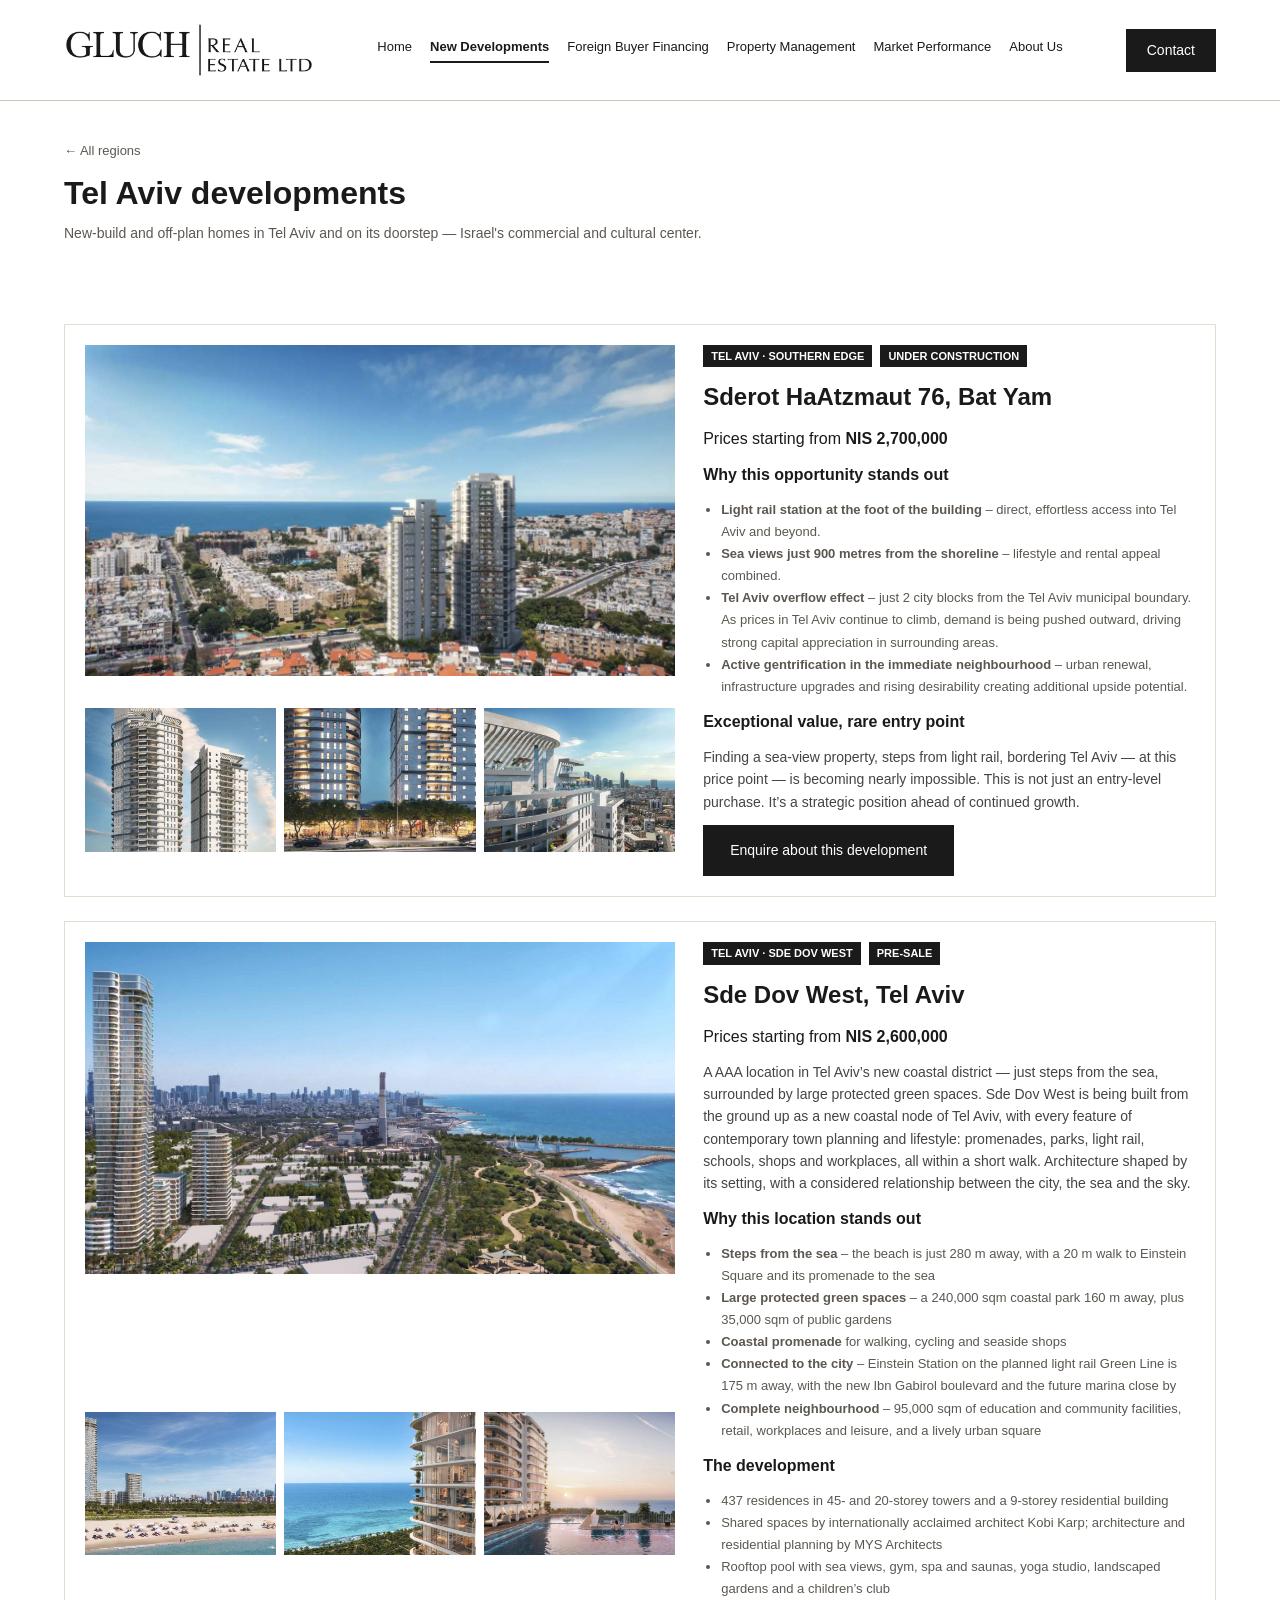
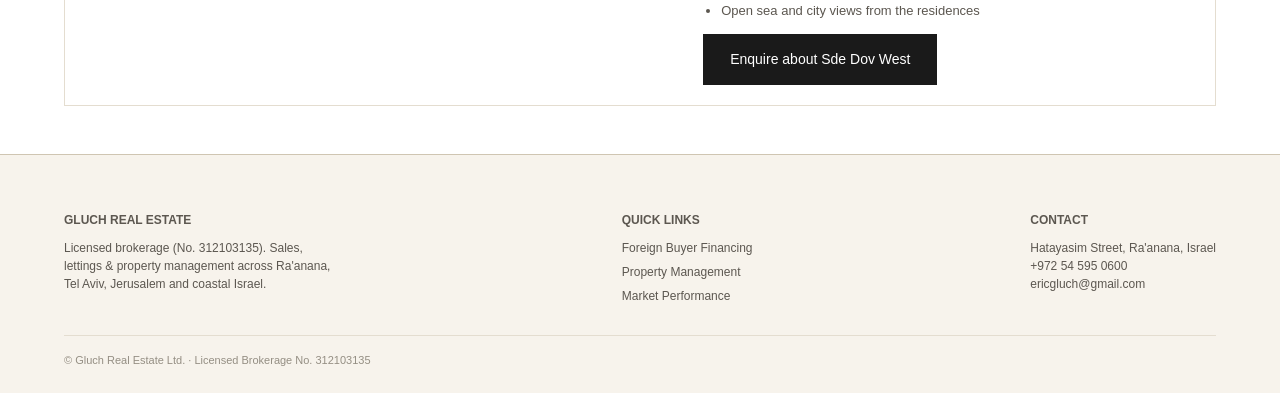
<file: telaviv.html>
<!doctype html>
<html lang="en">
<head>
<meta charset="utf-8">
<meta name="viewport" content="width=device-width, initial-scale=1">
<title>Tel Aviv Developments — Gluch Real Estate</title>
<link rel="stylesheet" href="css/styles.css">
</head>
<body>

<header class="site-header">
  <div class="container">
    <a href="index.html" class="logo"><img src="images/gluch-logo-header.png" alt="Gluch Real Estate Ltd." class="logo-img"></a>
    <button class="nav-toggle" id="navToggle" aria-label="Toggle menu" aria-expanded="false" aria-controls="mainNav">
      <span></span><span></span><span></span>
    </button>
    <nav class="main-nav" id="mainNav">
      <a href="index.html">Home</a>
      <a href="developments.html" class="active">New Developments</a>
      <a href="financing.html">Foreign Buyer Financing</a>
      <a href="management.html">Property Management</a>
      <a href="market-performance.html">Market Performance</a>
      <a href="about.html">About Us</a>
    </nav>
    <a href="contact.html" class="btn btn-primary btn-small btn-contact-header">Contact</a>
  </div>
</header>

<main>

  <section class="section-tight">
    <div class="container">
      <p style="font-size:13px;margin-bottom:8px;"><a href="developments.html" style="color:var(--color-text-secondary);text-decoration:none;">&larr; All regions</a></p>
      <h1 style="font-size:32px;margin-bottom:6px;">Tel Aviv developments</h1>
      <p style="font-size:14px;color:var(--color-text-secondary);">New-build and off-plan homes in Tel Aviv and on its doorstep &mdash; Israel's commercial and cultural center.</p>
    </div>
  </section>

  <!-- TEL AVIV DEVELOPMENTS -->
  <section class="section-tight" id="telaviv">
    <div class="container">
      <div class="featured-dev" id="haatzmaut-76">
        <div class="featured-gallery">
          <img class="featured-main" src="images/telaviv-haatzmaut-76-1.jpg" alt="Sderot HaAtzmaut 76, Bat Yam — aerial view towards the sea" loading="lazy">
          <img src="images/telaviv-haatzmaut-76-2.jpg" alt="Sderot HaAtzmaut 76, Bat Yam — towers with light rail at street level" loading="lazy">
          <img src="images/telaviv-haatzmaut-76-3.jpg" alt="Sderot HaAtzmaut 76, Bat Yam — evening street view with light rail" loading="lazy">
          <img src="images/telaviv-haatzmaut-76-4.jpg" alt="Sderot HaAtzmaut 76, Bat Yam — terrace view over Tel Aviv" loading="lazy">
        </div>
        <div class="featured-info">
          <div style="display:flex;gap:8px;flex-wrap:wrap;">
            <span class="badge">Tel Aviv &middot; Southern Edge</span>
            <span class="badge badge-status">Under Construction</span>
          </div>
          <h2 class="featured-title">Sderot HaAtzmaut 76, Bat Yam</h2>
          <p class="featured-price">Prices starting from <strong>NIS 2,700,000</strong></p>
          <h3 style="font-size:16px;">Why this opportunity stands out</h3>
          <ul class="featured-list">
            <li><strong>Light rail station at the foot of the building</strong> &ndash; direct, effortless access into Tel Aviv and beyond.</li>
            <li><strong>Sea views just 900 metres from the shoreline</strong> &ndash; lifestyle and rental appeal combined.</li>
            <li><strong>Tel Aviv overflow effect</strong> &ndash; just 2 city blocks from the Tel Aviv municipal boundary. As prices in Tel Aviv continue to climb, demand is being pushed outward, driving strong capital appreciation in surrounding areas.</li>
            <li><strong>Active gentrification in the immediate neighbourhood</strong> &ndash; urban renewal, infrastructure upgrades and rising desirability creating additional upside potential.</li>
          </ul>
          <h3 style="font-size:16px;">Exceptional value, rare entry point</h3>
          <p class="featured-desc">Finding a sea-view property, steps from light rail, bordering Tel Aviv &mdash; at this price point &mdash; is becoming nearly impossible. This is not just an entry-level purchase. It&rsquo;s a strategic position ahead of continued growth.</p>
          <a href="contact.html" class="btn btn-primary" style="width:fit-content;">Enquire about this development</a>
        </div>
      </div>
      <div class="featured-dev" id="sde-dov-west" style="margin-top:24px;">
        <div class="featured-gallery">
          <img class="featured-main" src="images/telaviv-sde-dov-1.jpg" alt="Sde Dov West, Tel Aviv — towers beside the coastal park and the sea" loading="lazy">
          <img src="images/telaviv-sde-dov-2.jpg" alt="Sde Dov West, Tel Aviv — the beach with the new district behind" loading="lazy">
          <img src="images/telaviv-sde-dov-3.jpg" alt="Sde Dov West, Tel Aviv — apartment terraces with open sea views" loading="lazy">
          <img src="images/telaviv-sde-dov-4.jpg" alt="Sde Dov West, Tel Aviv — rooftop pool at sunset over the sea" loading="lazy">
        </div>
        <div class="featured-info">
          <div style="display:flex;gap:8px;flex-wrap:wrap;">
            <span class="badge">Tel Aviv &middot; Sde Dov West</span>
            <span class="badge badge-status">Pre-Sale</span>
          </div>
          <h2 class="featured-title">Sde Dov West, Tel Aviv</h2>
          <p class="featured-price">Prices starting from <strong>NIS 2,600,000</strong></p>
          <p class="featured-desc">A AAA location in Tel Aviv&rsquo;s new coastal district &mdash; just steps from the sea, surrounded by large protected green spaces. Sde Dov West is being built from the ground up as a new coastal node of Tel Aviv, with every feature of contemporary town planning and lifestyle: promenades, parks, light rail, schools, shops and workplaces, all within a short walk. Architecture shaped by its setting, with a considered relationship between the city, the sea and the sky.</p>
          <h3 style="font-size:16px;">Why this location stands out</h3>
          <ul class="featured-list">
            <li><strong>Steps from the sea</strong> &ndash; the beach is just 280&nbsp;m away, with a 20&nbsp;m walk to Einstein Square and its promenade to the sea</li>
            <li><strong>Large protected green spaces</strong> &ndash; a 240,000&nbsp;sqm coastal park 160&nbsp;m away, plus 35,000&nbsp;sqm of public gardens</li>
            <li><strong>Coastal promenade</strong> for walking, cycling and seaside shops</li>
            <li><strong>Connected to the city</strong> &ndash; Einstein Station on the planned light rail Green Line is 175&nbsp;m away, with the new Ibn Gabirol boulevard and the future marina close by</li>
            <li><strong>Complete neighbourhood</strong> &ndash; 95,000&nbsp;sqm of education and community facilities, retail, workplaces and leisure, and a lively urban square</li>
          </ul>
          <h3 style="font-size:16px;">The development</h3>
          <ul class="featured-list">
            <li>437 residences in 45- and 20-storey towers and a 9-storey residential building</li>
            <li>Shared spaces by internationally acclaimed architect Kobi Karp; architecture and residential planning by MYS Architects</li>
            <li>Rooftop pool with sea views, gym, spa and saunas, yoga studio, landscaped gardens and a children&rsquo;s club</li>
            <li>Open sea and city views from the residences</li>
          </ul>
          <a href="contact.html" class="btn btn-primary" style="width:fit-content;">Enquire about Sde Dov West</a>
        </div>
      </div>
    </div>
  </section>

</main>

<footer class="site-footer">
  <div class="container">
    <div class="footer-columns">
      <div class="footer-col">
        <h4>GLUCH REAL ESTATE</h4>
        Licensed brokerage (No. 312103135). Sales, lettings &amp; property management across Ra'anana, Tel Aviv, Jerusalem and coastal Israel.
      </div>
      <div class="footer-col">
        <h4>QUICK LINKS</h4>
        <a href="financing.html">Foreign Buyer Financing</a>
        <a href="management.html">Property Management</a>
        <a href="market-performance.html">Market Performance</a>
      </div>
      <div class="footer-col">
        <h4>CONTACT</h4>
        <span>Hatayasim Street, Ra&#39;anana, Israel</span><br><span>+972 54 595 0600</span><br><span><a href="mailto:ericgluch@gmail.com" style="color:inherit;text-decoration:none;">ericgluch@gmail.com</a></span>
      </div>
    </div>
    <div class="footer-bottom">&copy; Gluch Real Estate Ltd. &middot; Licensed Brokerage No. 312103135</div>
  </div>
</footer>


<script>
(function () {
  var toggle = document.getElementById('navToggle');
  var nav = document.getElementById('mainNav');
  if (!toggle || !nav) return;
  toggle.addEventListener('click', function () {
    var isOpen = nav.classList.toggle('is-open');
    toggle.setAttribute('aria-expanded', isOpen ? 'true' : 'false');
  });
  nav.querySelectorAll('a').forEach(function (link) {
    link.addEventListener('click', function () {
      nav.classList.remove('is-open');
      toggle.setAttribute('aria-expanded', 'false');
    });
  });
})();
</script>
</body>
</html>
</file>
<file: css/styles.css>
/* ==========================================================================
   Gluch Real Estate — shared stylesheet
   Brand pass: black wordmark on white/cream, matching the Gluch Real
   Estate Ltd. logo. Helvetica throughout, in keeping with Gluch's
   existing branded materials.
   ========================================================================== */

@import url("https://fonts.googleapis.com/css2?family=Inter:wght@400;500;600;700&display=swap");

:root {
  --color-text: #1a1a1a;
  --color-text-secondary: #5c5750;
  --color-text-muted: #948e83;
  --color-bg: #ffffff;
  --color-bg-alt: #f7f3ec;
  --color-border: #e4ddd0;
  --color-border-strong: #cfc5b2;
  --color-placeholder-bg: #f0ece2;
  --color-placeholder-border: #b8ac96;
  --color-accent: #1a1a1a;
  --color-cream: #f7f3ec;

  --font-family: "Helvetica Neue", Helvetica, Arial, "Inter", -apple-system, "Segoe UI", system-ui, sans-serif;
  --font-family-serif: "Helvetica Neue", Helvetica, Arial, "Inter", -apple-system, "Segoe UI", system-ui, sans-serif;

  --max-width: 1200px;
}

h1, h2, .section-heading, .logo-word {
  font-family: var(--font-family-serif);
}

* {
  box-sizing: border-box;
}

body {
  margin: 0;
  font-family: var(--font-family);
  color: var(--color-text);
  background: var(--color-bg);
  line-height: 1.5;
}

a {
  color: inherit;
}

img {
  max-width: 100%;
  display: block;
}

h1, h2, h3 {
  margin: 0;
  font-weight: 700;
}

p {
  margin: 0;
}

ul {
  margin: 0;
  padding: 0;
}

.container {
  max-width: var(--max-width);
  margin: 0 auto;
  padding: 0 24px;
}

/* ---------- Header / Nav ---------- */

.site-header {
  border-bottom: 1px solid var(--color-border-strong);
  position: sticky;
  top: 0;
  background: var(--color-bg);
  z-index: 10;
}

.site-header .container {
  height: 100px;
  display: flex;
  align-items: center;
  justify-content: space-between;
  gap: 24px;
  position: relative;
}

.logo {
  display: flex;
  align-items: center;
  text-decoration: none;
  white-space: nowrap;
  color: inherit;
}

.logo-img {
  height: 68px;
  width: auto;
  display: block;
}

.main-nav {
  display: flex;
  gap: 24px;
  flex-wrap: wrap;
}

.main-nav a {
  font-size: 14px;
  text-decoration: none;
  padding-bottom: 4px;
  white-space: nowrap;
}

.main-nav a.active {
  font-weight: 700;
  border-bottom: 2px solid var(--color-accent);
}

.btn-contact-header {
  flex-shrink: 0;
}

/* ---------- Mobile nav toggle ---------- */

.nav-toggle {
  display: none;
  flex-direction: column;
  justify-content: center;
  gap: 5px;
  width: 40px;
  height: 40px;
  background: none;
  border: none;
  cursor: pointer;
  padding: 0;
  flex-shrink: 0;
}

.nav-toggle span {
  display: block;
  width: 24px;
  height: 2px;
  background: var(--color-accent);
  transition: transform 0.2s ease, opacity 0.2s ease;
}

.nav-toggle[aria-expanded="true"] span:nth-child(1) {
  transform: translateY(7px) rotate(45deg);
}

.nav-toggle[aria-expanded="true"] span:nth-child(2) {
  opacity: 0;
}

.nav-toggle[aria-expanded="true"] span:nth-child(3) {
  transform: translateY(-7px) rotate(-45deg);
}

/* ---------- Buttons ---------- */

.btn {
  display: inline-block;
  text-decoration: none;
  font-size: 14px;
  font-weight: 500;
  padding: 14px 26px;
  cursor: pointer;
  border: 1px solid var(--color-accent);
  white-space: nowrap;
}

.btn-primary {
  background: var(--color-accent);
  color: #ffffff;
}

.btn-outline {
  background: transparent;
  color: var(--color-accent);
}

.btn-small {
  padding: 10px 20px;
}

.btn-group {
  display: flex;
  gap: 14px;
  flex-wrap: wrap;
}

/* ---------- Layout helpers ---------- */

.section {
  padding: 56px 0;
}

.section-alt {
  background: var(--color-bg-alt);
  border-top: 1px solid var(--color-border);
  border-bottom: 1px solid var(--color-border);
}

.section-tight {
  padding: 40px 0;
}

.eyebrow {
  font-size: 12px;
  letter-spacing: 1px;
  color: var(--color-text-secondary);
  font-weight: 700;
  text-transform: uppercase;
}

.section-heading {
  font-size: 28px;
  margin-bottom: 8px;
}

.section-subheading {
  font-size: 14px;
  color: var(--color-text-secondary);
}

.two-col {
  display: flex;
  gap: 48px;
  align-items: center;
  flex-wrap: wrap;
}

.two-col > * {
  flex: 1;
  min-width: 280px;
}

.grid {
  display: grid;
  gap: 24px;
}

.grid-2 { grid-template-columns: repeat(2, minmax(0, 1fr)); }
.grid-3 { grid-template-columns: repeat(3, minmax(0, 1fr)); }
.grid-4 { grid-template-columns: repeat(4, minmax(0, 1fr)); }

@media (max-width: 1300px) {
  .main-nav { gap: 18px; flex-wrap: nowrap; }
  .main-nav a { font-size: 13px; }
  .logo-img { height: 56px; }
}

@media (max-width: 900px) {
  .grid-3, .grid-4 { grid-template-columns: repeat(2, minmax(0, 1fr)); }
}

@media (max-width: 1140px) {
  .nav-toggle {
    display: flex;
  }

  .main-nav {
    display: none;
    position: absolute;
    top: 100%;
    left: 0;
    right: 0;
    flex-direction: column;
    gap: 0;
    background: var(--color-bg);
    border-bottom: 1px solid var(--color-border-strong);
    box-shadow: 0 8px 16px rgba(26, 26, 26, 0.06);
    padding: 4px 24px 12px;
  }

  .main-nav.is-open {
    display: flex;
  }

  .main-nav a {
    padding: 14px 0;
    border-bottom: 1px solid var(--color-border);
    width: 100%;
  }

  .main-nav a.active {
    border-bottom: 1px solid var(--color-border);
    color: var(--color-accent);
  }
}

@media (max-width: 600px) {
  .grid-2, .grid-3, .grid-4 { grid-template-columns: 1fr; }
  .two-col { flex-direction: column; }
}

/* ---------- Placeholder boxes (photos / charts / maps to be added) ---------- */

.placeholder {
  background: var(--color-placeholder-bg);
  border: 1px dashed var(--color-placeholder-border);
  color: #888888;
  font-size: 13px;
  text-align: center;
  display: flex;
  align-items: center;
  justify-content: center;
  min-height: 160px;
  padding: 16px;
}

/* ---------- Cards ---------- */

.card {
  border: 1px solid var(--color-border);
  display: flex;
  flex-direction: column;
}

.card .placeholder {
  min-height: 170px;
  border: none;
  border-bottom: 1px solid var(--color-border);
}

.card-body {
  padding: 16px;
  display: flex;
  flex-direction: column;
  gap: 6px;
}

.badge {
  font-size: 11px;
  font-weight: 700;
  color: #ffffff;
  background: var(--color-accent);
  padding: 3px 8px;
  width: fit-content;
  text-transform: uppercase;
}

.card-title {
  font-size: 16px;
  font-weight: 700;
}

.card-meta {
  font-size: 13px;
  color: var(--color-text-secondary);
}

/* ---------- Stat strip ---------- */

.stat-strip {
  display: flex;
  flex-wrap: wrap;
}

.stat-strip > div {
  flex: 1;
  min-width: 200px;
  text-align: center;
  padding: 24px 20px;
  border-right: 1px solid var(--color-border);
}

.stat-strip > div:last-child {
  border-right: none;
}

.stat-value {
  font-size: 28px;
  font-weight: 700;
}

.stat-label {
  font-size: 13px;
  color: var(--color-text-secondary);
  margin-top: 6px;
}

/* ---------- Financing callout box ---------- */

.financing-box {
  border: 2px solid var(--color-accent);
  background: var(--color-bg-alt);
  padding: 40px;
  display: flex;
  gap: 40px;
  align-items: center;
  flex-wrap: wrap;
}

.financing-box > div:first-child {
  flex: 2;
  min-width: 280px;
}

.financing-stat-card {
  flex: 1;
  min-width: 260px;
  background: #ffffff;
  border: 1px solid var(--color-border-strong);
  padding: 24px;
  display: flex;
  flex-direction: column;
  align-items: center;
  gap: 6px;
  text-align: center;
}

.financing-stat-card .big {
  font-size: 24px;
  font-weight: 700;
}

.financing-stat-card .divider {
  border-top: 1px solid var(--color-border-strong);
  width: 80%;
  margin-top: 8px;
  padding-top: 8px;
  font-size: 15px;
  font-weight: 700;
}

/* ---------- Numbered steps ---------- */

.steps {
  display: grid;
  grid-template-columns: repeat(4, minmax(0, 1fr));
  gap: 24px;
}

.step {
  display: flex;
  flex-direction: column;
  gap: 10px;
  padding-left: 20px;
  border-left: 1px solid var(--color-border);
}

.step:first-child {
  padding-left: 0;
  border-left: none;
}

.step-number {
  font-size: 26px;
  font-weight: 700;
  color: var(--color-border-strong);
}

@media (max-width: 900px) {
  .steps { grid-template-columns: repeat(2, minmax(0, 1fr)); }
  .step { border-left: none; padding-left: 0; }
}

/* ---------- Comparison table ---------- */

.compare-table {
  border: 1px solid var(--color-border);
  width: 100%;
  border-collapse: collapse;
  font-size: 13px;
}

.compare-table th, .compare-table td {
  text-align: left;
  padding: 12px 16px;
  border-bottom: 1px solid #eeeeee;
}

.compare-table th {
  background: var(--color-accent);
  color: #ffffff;
  font-weight: 700;
}

.compare-table tr:last-child td {
  border-bottom: none;
}

.compare-table td.highlight {
  font-weight: 700;
}

/* ---------- Pricing / plan cards ---------- */

.plan-card {
  background: #ffffff;
  border: 1px solid var(--color-border);
  padding: 24px;
  display: flex;
  flex-direction: column;
  gap: 8px;
}

.plan-card.featured {
  border: 2px solid var(--color-accent);
}

.plan-price {
  font-size: 22px;
  font-weight: 700;
}

.plan-price span {
  font-size: 13px;
  font-weight: 400;
  color: var(--color-text-secondary);
}

.tag {
  font-size: 11px;
  font-weight: 700;
  background: var(--color-accent);
  color: #fff;
  padding: 2px 8px;
  margin-left: 6px;
}

/* ---------- Filter bar ---------- */

.filter-bar {
  display: flex;
  gap: 12px;
  flex-wrap: wrap;
}

.filter-pill {
  border: 1px solid var(--color-border-strong);
  padding: 10px 18px;
  font-size: 13px;
  display: inline-flex;
  align-items: center;
  gap: 6px;
}

.filter-pill.active {
  border-color: var(--color-accent);
  background: var(--color-accent);
  color: #fff;
}

/* ---------- Icon circle placeholder ---------- */

.icon-circle {
  width: 48px;
  height: 48px;
  border-radius: 50%;
  background: var(--color-placeholder-bg);
  border: 1px solid var(--color-border-strong);
}

/* ---------- Form ---------- */

.form-grid {
  display: flex;
  gap: 16px;
  flex-wrap: wrap;
}

.form-grid > label {
  flex: 1;
  min-width: 220px;
}

label {
  display: flex;
  flex-direction: column;
  gap: 6px;
  font-size: 13px;
  color: #444444;
}

input, select, textarea {
  border: 1px solid var(--color-border-strong);
  background: #ffffff;
  padding: 12px;
  font-size: 14px;
  font-family: inherit;
}

textarea {
  resize: vertical;
}

/* ---------- CTA band ---------- */

.cta-band {
  text-align: center;
  padding: 64px 0;
  border-top: 1px solid var(--color-border);
  display: flex;
  flex-direction: column;
  align-items: center;
  gap: 16px;
}

/* ---------- Footer ---------- */

.site-footer {
  background: var(--color-bg-alt);
  border-top: 1px solid var(--color-border-strong);
  padding: 40px 0 24px;
}

.footer-columns {
  display: flex;
  justify-content: space-between;
  gap: 40px;
  flex-wrap: wrap;
}

.footer-col h4 {
  font-size: 12px;
  font-weight: 700;
  margin-bottom: 10px;
}

.footer-col {
  font-size: 12px;
  color: var(--color-text-secondary);
  max-width: 280px;
}

.footer-col a {
  display: block;
  color: var(--color-text-secondary);
  text-decoration: none;
  margin-bottom: 6px;
}

.footer-bottom {
  border-top: 1px solid var(--color-border);
  margin-top: 24px;
  padding-top: 16px;
  font-size: 11px;
  color: var(--color-text-muted);
}

/* ---------- Utility ---------- */

.text-center { text-align: center; }
.mt-0 { margin-top: 0; }

/* ---------- Header fit on small screens ---------- */
.logo { flex-shrink: 0; }
.logo-img { object-fit: contain; }
@media (max-width: 1140px) {
  .nav-toggle { margin-left: auto; }
}
@media (max-width: 600px) {
  .site-header .container { height: 76px; gap: 12px; }
  .logo-img { height: 36px; }
  .btn-contact-header { padding: 8px 14px; }
}

/* ---------- Featured development ---------- */
.featured-dev {
  display: grid;
  grid-template-columns: 1.2fr 1fr;
  gap: 28px;
  border: 1px solid var(--color-border);
  padding: 20px;
  margin-bottom: 8px;
}
.featured-gallery {
  display: grid;
  grid-template-columns: repeat(3, 1fr);
  gap: 8px;
}
.featured-gallery img {
  width: 100%;
  aspect-ratio: 4 / 3;
  object-fit: cover;
  display: block;
  background: var(--color-bg-alt);
}
.featured-gallery .featured-main {
  grid-column: 1 / -1;
  aspect-ratio: 16 / 9;
}
.featured-info {
  display: flex;
  flex-direction: column;
  gap: 12px;
}
.featured-title { font-size: 24px; }
.featured-price { font-size: 16px; }
.featured-desc { font-size: 14px; color: #444; line-height: 1.6; }
.featured-list {
  font-size: 13px;
  color: var(--color-text-secondary);
  padding-left: 18px;
  line-height: 1.7;
}
.badge-status { background: var(--color-text); }
@media (max-width: 800px) {
  .featured-dev { grid-template-columns: 1fr; padding: 14px; }
}
.card-img { width: 100%; height: 170px; object-fit: cover; display: block; border-bottom: 1px solid var(--color-border); }
html { scroll-behavior: smooth; }
.featured-gallery-2 { grid-template-columns: repeat(2, 1fr); }
</file>
